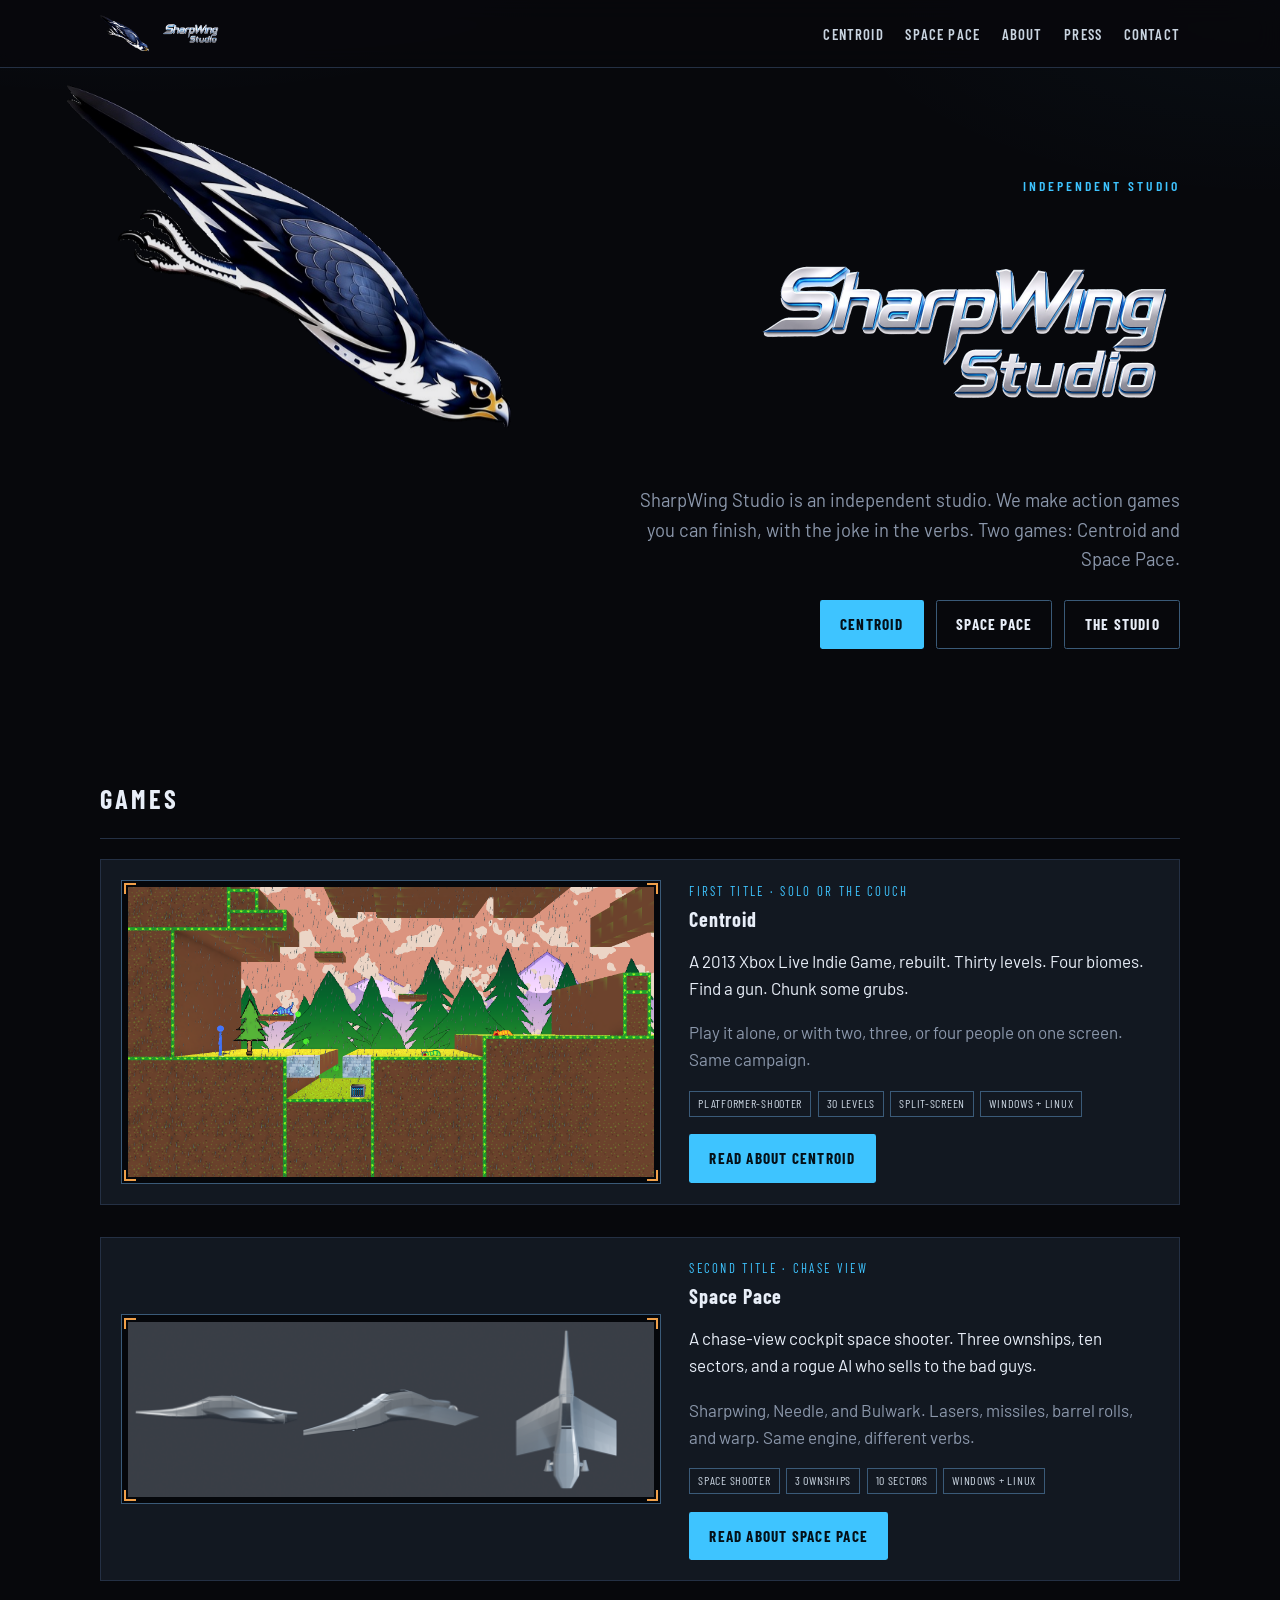
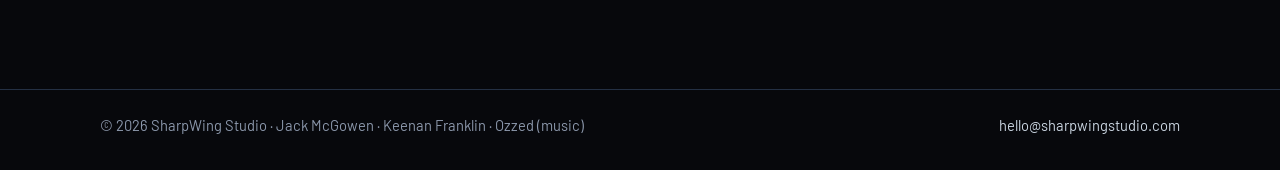
<file: index.html>
<!DOCTYPE html>
<html lang="en">
<head>
  <meta charset="utf-8">
  <meta name="viewport" content="width=device-width, initial-scale=1">
  <title>SharpWing Studio</title>
  <meta name="description" content="SharpWing Studio is an independent studio. We make action games you can finish, with the joke in the verbs. Two games: Centroid and Space Pace.">
  <link rel="canonical" href="https://sharpwingstudio.com/">
  <meta property="og:type" content="website">
  <meta property="og:site_name" content="SharpWing Studio">
  <meta property="og:title" content="SharpWing Studio">
  <meta property="og:description" content="SharpWing Studio is an independent studio. We make action games you can finish, with the joke in the verbs. Two games: Centroid and Space Pace.">
  <meta property="og:url" content="https://sharpwingstudio.com/">
  <meta property="og:image" content="https://sharpwingstudio.com/img/og-image.png">
  <meta name="twitter:card" content="summary_large_image">
  <link rel="icon" href="img/favicon.ico" sizes="any">
  <link rel="icon" type="image/png" href="img/favicon-32.png" sizes="32x32">
  <link rel="apple-touch-icon" href="img/apple-touch-icon.png">
  <link rel="preconnect" href="https://fonts.googleapis.com">
  <link rel="preconnect" href="https://fonts.gstatic.com" crossorigin>
  <link href="https://fonts.googleapis.com/css2?family=Barlow+Condensed:wght@600;700&family=Barlow:wght@400;500;600;700&display=swap" rel="stylesheet">
  <link rel="stylesheet" href="css/site.css">
</head>
<body>
  <a class="skip" href="#content">Skip to content</a>
  <header class="site-header">
    <div class="header-inner">
      <a class="logo-link" href="index.html" aria-current="page">
        <img class="mark" src="img/peregrine.png" alt="">
        <img class="wordmark" src="img/sharpwing-studio.png" alt="SharpWing Studio">
      </a>
      <button class="nav-toggle" type="button" aria-expanded="false" aria-controls="site-nav" aria-label="Menu">
        <span></span>
      </button>
      <ul class="nav-links" id="site-nav">
        <li><a href="centroid.html">Centroid</a></li>
        <li><a href="space-pace.html">Space Pace</a></li>
        <li><a href="about.html">About</a></li>
        <li><a href="press.html">Press</a></li>
        <li><a href="contact.html">Contact</a></li>
      </ul>
    </div>
  </header>

  <main id="content">
    <section class="hero">
      <img class="hero-bird" src="img/peregrine.png" alt="">
      <div class="wrap">
        <div class="hero-copy">
          <p class="eyebrow">Independent studio</p>
          <img class="hero-wordmark" src="img/sharpwing-studio.png" alt="SharpWing Studio">
          <p class="lede">SharpWing Studio is an independent studio. We make action games you can finish, with the joke in the verbs. Two games: Centroid and Space Pace.</p>
          <div class="actions">
            <a class="btn btn-primary" href="centroid.html">Centroid</a>
            <a class="btn btn-ghost" href="space-pace.html">Space Pace</a>
            <a class="btn btn-ghost" href="about.html">The studio</a>
          </div>
        </div>
      </div>
    </section>

    <section class="section">
      <div class="wrap">
        <div class="section-head">
          <h2>Games</h2>
        </div>
        <div class="games-list">
        <article class="feature-card">
          <div class="viewport">
            <span class="tick tick-tl"></span>
            <span class="tick tick-tr"></span>
            <span class="tick tick-bl"></span>
            <span class="tick tick-br"></span>
            <img src="img/preview-mountains.png" alt="Centroid mountains: rain over pines and snow peaks.">
          </div>
          <div>
            <p class="kicker">First title · Solo or the couch</p>
            <h3>Centroid</h3>
            <p>A 2013 Xbox Live Indie Game, rebuilt. Thirty levels. Four biomes. Find a gun. Chunk some grubs.</p>
            <p class="muted">Play it alone, or with two, three, or four people on one screen. Same campaign.</p>
            <div class="tag-row">
              <span class="tag">Platformer-shooter</span>
              <span class="tag">30 levels</span>
              <span class="tag">Split-screen</span>
              <span class="tag">Windows + Linux</span>
            </div>
            <a class="btn btn-primary" href="centroid.html">Read about Centroid</a>
          </div>
        </article>
        <article class="feature-card">
            <div class="viewport">
              <span class="tick tick-tl"></span>
              <span class="tick tick-tr"></span>
              <span class="tick tick-bl"></span>
              <span class="tick tick-br"></span>
              <img src="img/space-pace-sharpwing.png" alt="Three views of Sharpwing, the studio craft, on a near-black background.">
            </div>
            <div>
              <p class="kicker">Second title · Chase view</p>
              <h3>Space Pace</h3>
              <p>A chase-view cockpit space shooter. Three ownships, ten sectors, and a rogue AI who sells to the bad guys.</p>
              <p class="muted">Sharpwing, Needle, and Bulwark. Lasers, missiles, barrel rolls, and warp. Same engine, different verbs.</p>
              <div class="tag-row">
                <span class="tag">Space shooter</span>
                <span class="tag">3 ownships</span>
                <span class="tag">10 sectors</span>
                <span class="tag">Windows + Linux</span>
              </div>
              <a class="btn btn-primary" href="space-pace.html">Read about Space Pace</a>
            </div>
          </article>
        </div>
      </div>
    </section>
  </main>

  <footer class="site-footer">
    <div class="wrap footer-inner">
      <span>© 2026 SharpWing Studio · Jack McGowen · Keenan Franklin · Ozzed (music)</span>
      <span><a href="mailto:hello@sharpwingstudio.com">hello@sharpwingstudio.com</a></span>
    </div>
  </footer>
  <script src="js/nav.js"></script>
</body>
</html>
</file>
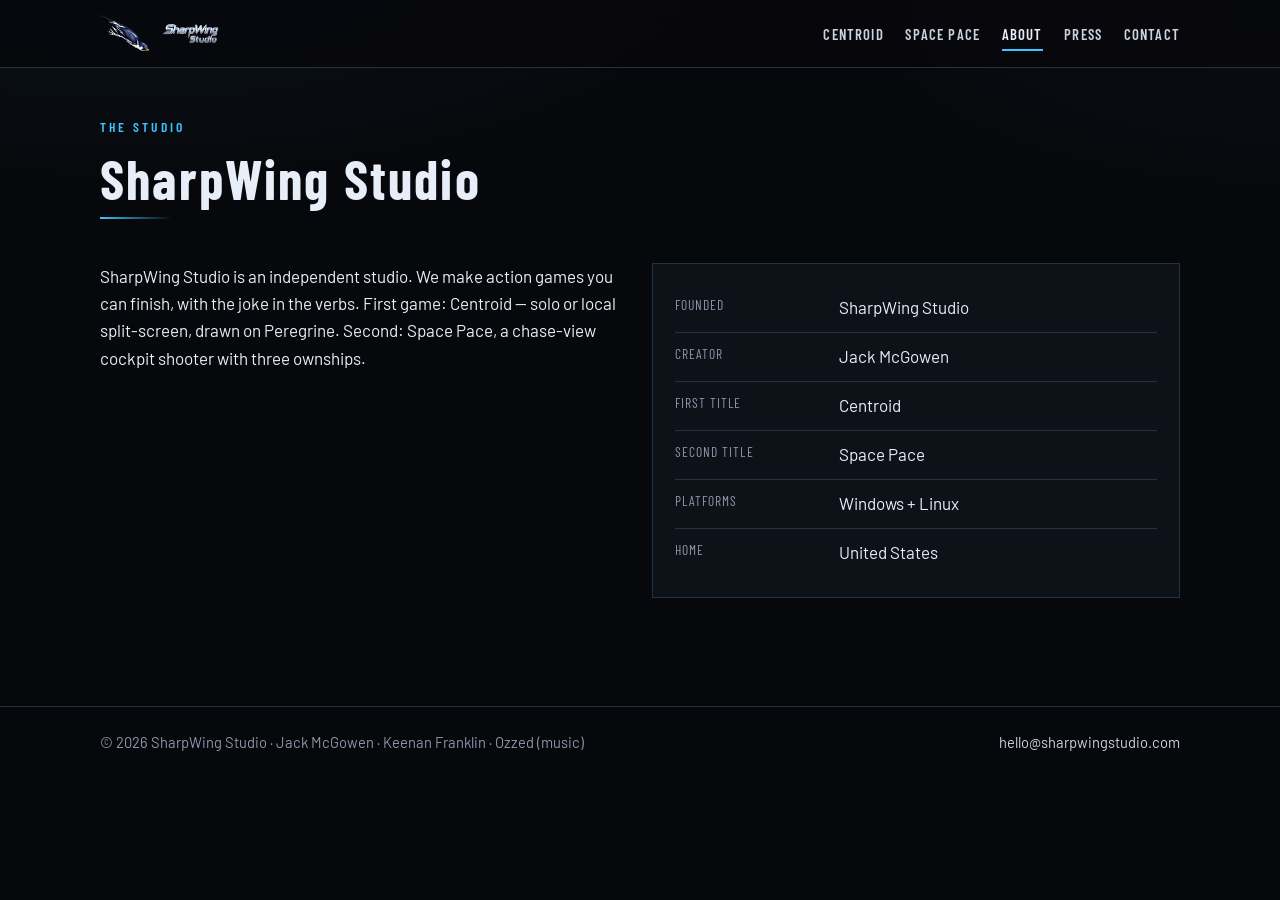
<file: about.html>
<!DOCTYPE html>
<html lang="en">
<head>
  <meta charset="utf-8">
  <meta name="viewport" content="width=device-width, initial-scale=1">
  <title>About — SharpWing Studio</title>
  <meta name="description" content="SharpWing Studio is an independent studio. We make action games you can finish, with the joke in the verbs. Two games: Centroid and Space Pace.">
  <link rel="canonical" href="https://sharpwingstudio.com/about.html">
  <meta property="og:type" content="website">
  <meta property="og:site_name" content="SharpWing Studio">
  <meta property="og:title" content="About — SharpWing Studio">
  <meta property="og:description" content="SharpWing Studio is an independent studio. We make action games you can finish, with the joke in the verbs. Two games: Centroid and Space Pace.">
  <meta property="og:url" content="https://sharpwingstudio.com/about.html">
  <meta property="og:image" content="https://sharpwingstudio.com/img/og-image.png">
  <meta name="twitter:card" content="summary_large_image">
  <link rel="icon" href="img/favicon.ico" sizes="any">
  <link rel="icon" type="image/png" href="img/favicon-32.png" sizes="32x32">
  <link rel="apple-touch-icon" href="img/apple-touch-icon.png">
  <link rel="preconnect" href="https://fonts.googleapis.com">
  <link rel="preconnect" href="https://fonts.gstatic.com" crossorigin>
  <link href="https://fonts.googleapis.com/css2?family=Barlow+Condensed:wght@600;700&family=Barlow:wght@400;500;600;700&display=swap" rel="stylesheet">
  <link rel="stylesheet" href="css/site.css">
</head>
<body>
  <a class="skip" href="#content">Skip to content</a>
  <header class="site-header">
    <div class="header-inner">
      <a class="logo-link" href="index.html">
        <img class="mark" src="img/peregrine.png" alt="">
        <img class="wordmark" src="img/sharpwing-studio.png" alt="SharpWing Studio">
      </a>
      <button class="nav-toggle" type="button" aria-expanded="false" aria-controls="site-nav" aria-label="Menu">
        <span></span>
      </button>
      <ul class="nav-links" id="site-nav">
        <li><a href="centroid.html">Centroid</a></li>
        <li><a href="space-pace.html">Space Pace</a></li>
        <li><a href="about.html" aria-current="page">About</a></li>
        <li><a href="press.html">Press</a></li>
        <li><a href="contact.html">Contact</a></li>
      </ul>
    </div>
  </header>

  <main id="content">
    <header class="page-hero">
      <div class="wrap">
        <p class="eyebrow">The studio</p>
        <h1>SharpWing Studio</h1>
        <hr class="rule">
      </div>
    </header>

    <section class="section" style="padding-top: 0;">
      <div class="wrap split">
        <div class="prose">
          <p>SharpWing Studio is an independent studio. We make action games you can finish, with the joke in the verbs. First game: Centroid — solo or local split-screen, drawn on Peregrine. Second: Space Pace, a chase-view cockpit shooter with three ownships.</p>
        </div>
        <aside class="panel">
          <ul class="fact-list">
            <li><span>Founded</span> SharpWing Studio</li>
            <li><span>Creator</span> Jack McGowen</li>
            <li><span>First title</span> Centroid</li>
            <li><span>Second title</span> Space Pace</li>
            <li><span>Platforms</span> Windows + Linux</li>
            <li><span>Home</span> United States</li>
          </ul>
        </aside>
      </div>
    </section>
  </main>

  <footer class="site-footer">
    <div class="wrap footer-inner">
      <span>© 2026 SharpWing Studio · Jack McGowen · Keenan Franklin · Ozzed (music)</span>
      <span><a href="mailto:hello@sharpwingstudio.com">hello@sharpwingstudio.com</a></span>
    </div>
  </footer>
  <script src="js/nav.js"></script>
</body>
</html>
</file>
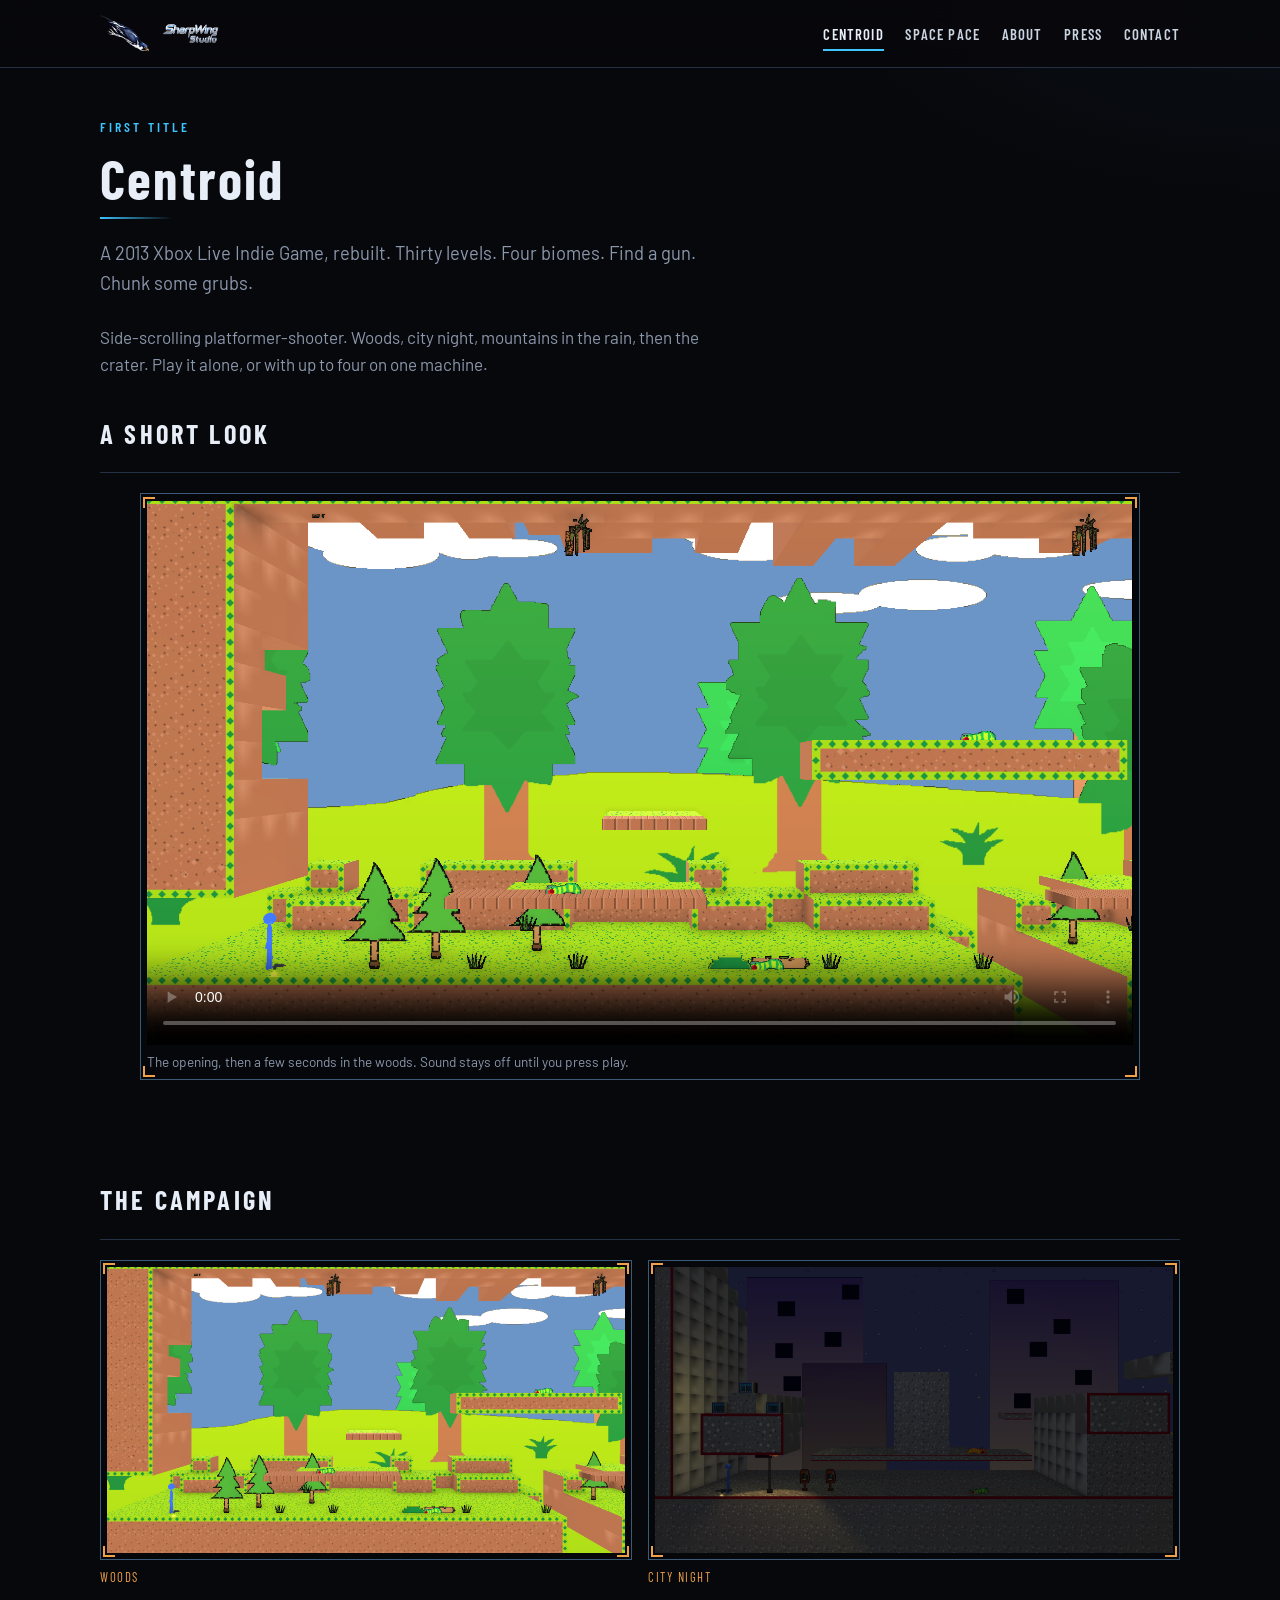
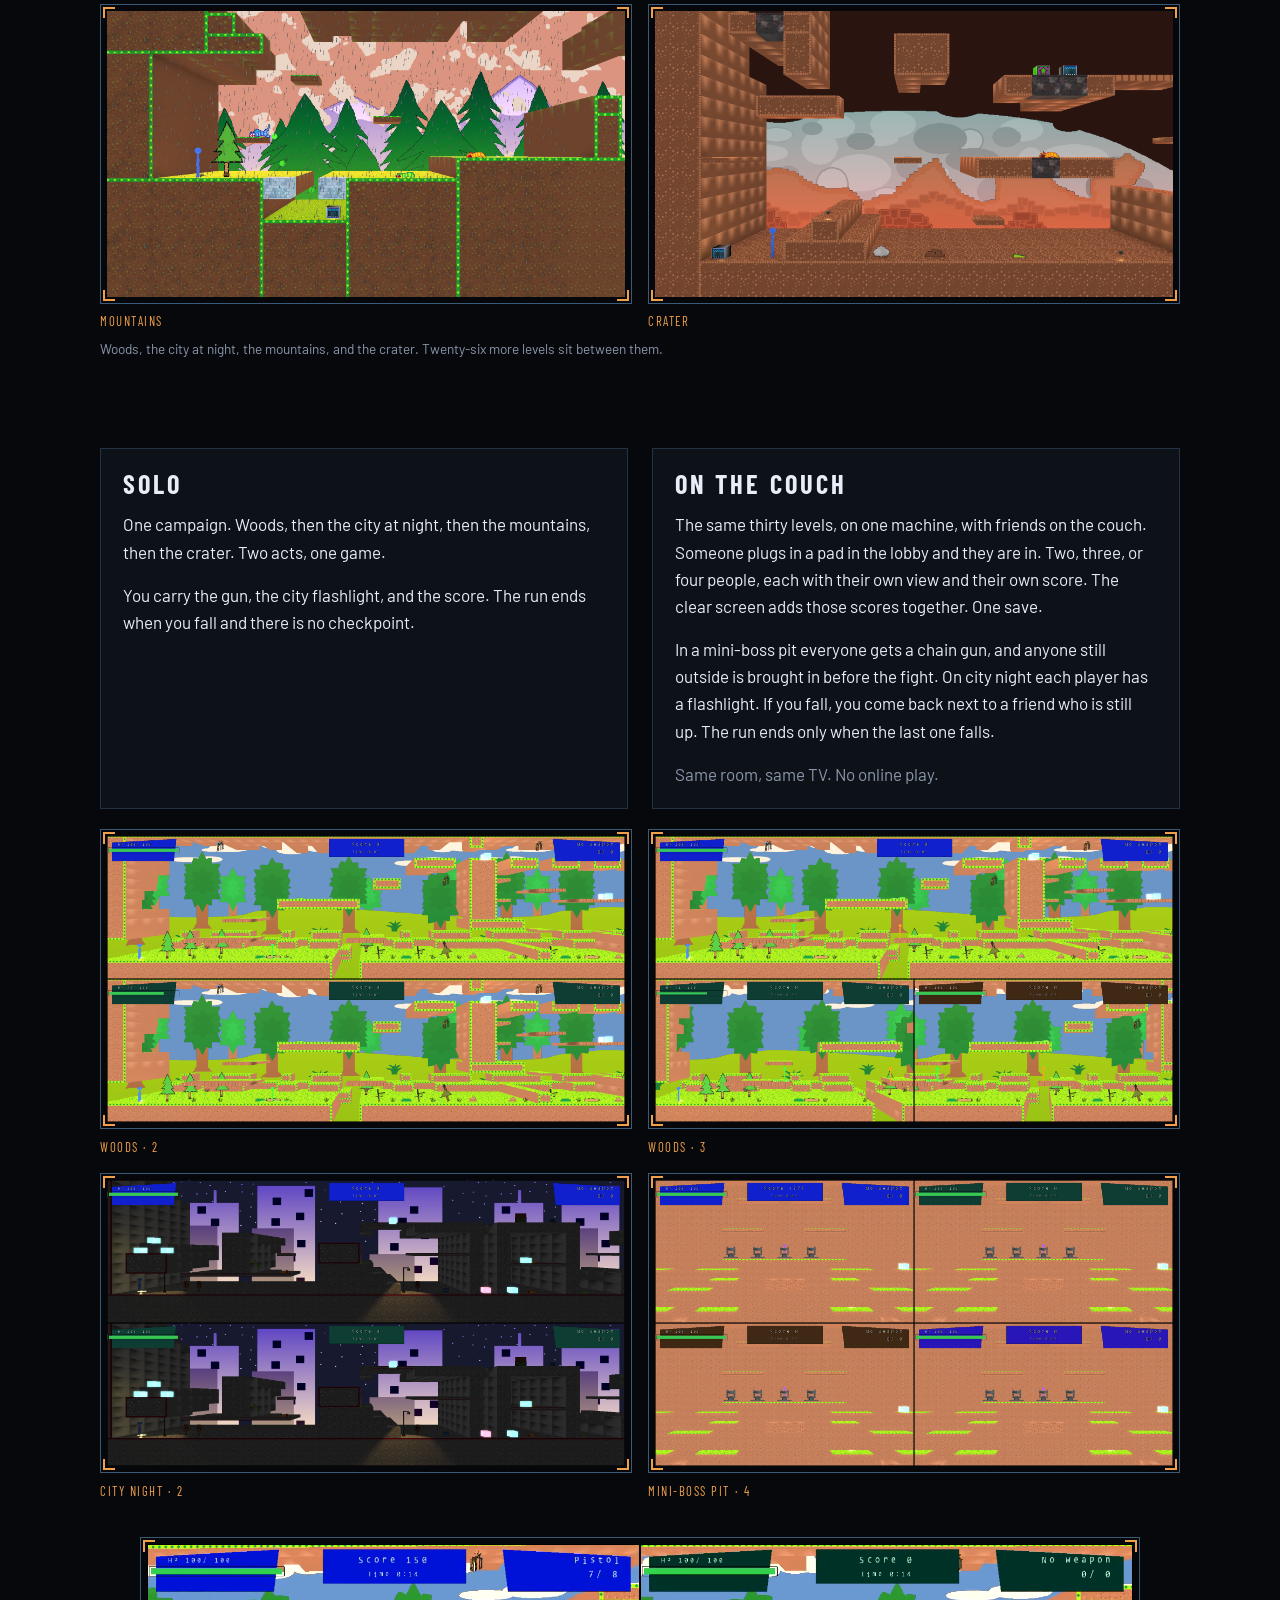
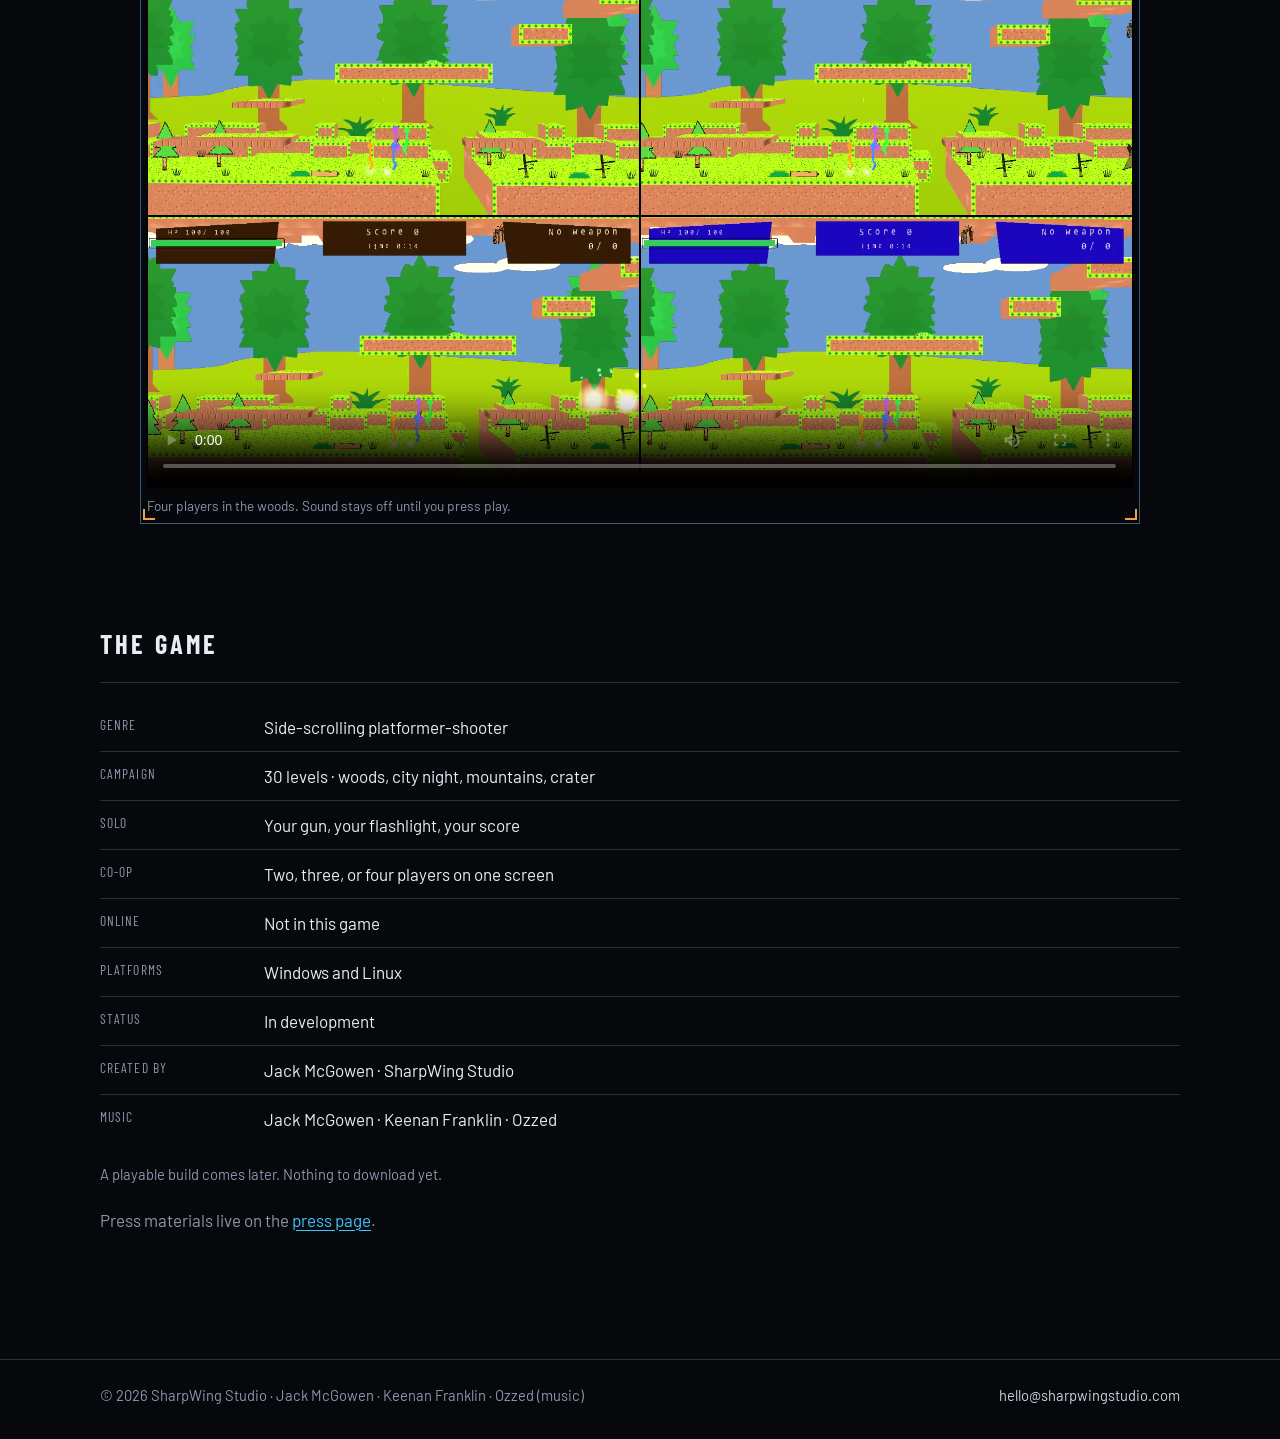
<file: centroid.html>
<!DOCTYPE html>
<html lang="en">
<head>
  <meta charset="utf-8">
  <meta name="viewport" content="width=device-width, initial-scale=1">
  <title>Centroid — SharpWing Studio</title>
  <meta name="description" content="Centroid is a 30-level platformer-shooter. Woods, city night, mountains, crater. Solo or local split-screen, up to four on the couch.">
  <link rel="canonical" href="https://sharpwingstudio.com/centroid.html">
  <meta property="og:type" content="website">
  <meta property="og:site_name" content="SharpWing Studio">
  <meta property="og:title" content="Centroid — SharpWing Studio">
  <meta property="og:description" content="30 levels. Four biomes. Solo or local split-screen. Find a gun. Chunk some grubs.">
  <meta property="og:url" content="https://sharpwingstudio.com/centroid.html">
  <meta property="og:image" content="https://sharpwingstudio.com/img/og-image.png">
  <meta name="twitter:card" content="summary_large_image">
  <link rel="icon" href="img/favicon.ico" sizes="any">
  <link rel="icon" type="image/png" href="img/favicon-32.png" sizes="32x32">
  <link rel="apple-touch-icon" href="img/apple-touch-icon.png">
  <link rel="preconnect" href="https://fonts.googleapis.com">
  <link rel="preconnect" href="https://fonts.gstatic.com" crossorigin>
  <link href="https://fonts.googleapis.com/css2?family=Barlow+Condensed:wght@600;700&family=Barlow:wght@400;500;600;700&display=swap" rel="stylesheet">
  <link rel="stylesheet" href="css/site.css">
</head>
<body>
  <a class="skip" href="#content">Skip to content</a>
  <header class="site-header">
    <div class="header-inner">
      <a class="logo-link" href="index.html">
        <img class="mark" src="img/peregrine.png" alt="">
        <img class="wordmark" src="img/sharpwing-studio.png" alt="SharpWing Studio">
      </a>
      <button class="nav-toggle" type="button" aria-expanded="false" aria-controls="site-nav" aria-label="Menu">
        <span></span>
      </button>
      <ul class="nav-links" id="site-nav">
        <li><a href="centroid.html" aria-current="page">Centroid</a></li>
        <li><a href="space-pace.html">Space Pace</a></li>
        <li><a href="about.html">About</a></li>
        <li><a href="press.html">Press</a></li>
        <li><a href="contact.html">Contact</a></li>
      </ul>
    </div>
  </header>

  <main id="content">
    <header class="page-hero">
      <div class="wrap">
        <p class="eyebrow">First title</p>
        <h1>Centroid</h1>
        <hr class="rule">
        <p class="lede" style="max-width: 40rem;">A 2013 Xbox Live Indie Game, rebuilt. Thirty levels. Four biomes. Find a gun. Chunk some grubs.</p>
        <p class="muted" style="max-width: 40rem;">Side-scrolling platformer-shooter. Woods, city night, mountains in the rain, then the crater. Play it alone, or with up to four on one machine.</p>
      </div>
    </header>

    <section class="section" style="padding-top: 0;">
      <div class="wrap">
        <div class="section-head">
          <h2>A short look</h2>
        </div>
        <figure class="viewport video-frame">
          <span class="tick tick-tl"></span>
          <span class="tick tick-tr"></span>
          <span class="tick tick-bl"></span>
          <span class="tick tick-br"></span>
          <video controls playsinline preload="metadata" poster="img/preview-woods.png">
            <source src="video/centroid-short.mp4" type="video/mp4">
          </video>
          <figcaption class="caption">The opening, then a few seconds in the woods. Sound stays off until you press play.</figcaption>
        </figure>
      </div>
    </section>

    <section class="section">
      <div class="wrap">
        <div class="section-head">
          <h2>The campaign</h2>
        </div>
        <div class="shot-grid">
          <div class="shot-pair">
            <figure class="shot-fig">
              <div class="viewport">
                <span class="tick tick-tl"></span>
                <span class="tick tick-tr"></span>
                <span class="tick tick-bl"></span>
                <span class="tick tick-br"></span>
                <img class="shot" src="img/preview-woods.png" alt="The woods: pines, lit ground, and Centroids on the ledges.">
              </div>
              <figcaption>Woods</figcaption>
            </figure>
            <figure class="shot-fig">
              <div class="viewport">
                <span class="tick tick-tl"></span>
                <span class="tick tick-tr"></span>
                <span class="tick tick-bl"></span>
                <span class="tick tick-br"></span>
                <img class="shot" src="img/preview-city.png" alt="City night: a weapon flashlight on the street.">
              </div>
              <figcaption>City night</figcaption>
            </figure>
          </div>
          <div class="shot-pair">
            <figure class="shot-fig">
              <div class="viewport">
                <span class="tick tick-tl"></span>
                <span class="tick tick-tr"></span>
                <span class="tick tick-bl"></span>
                <span class="tick tick-br"></span>
                <img class="shot" src="img/preview-mountains.png" alt="Mountains: rain over pines and snow peaks.">
              </div>
              <figcaption>Mountains</figcaption>
            </figure>
            <figure class="shot-fig">
              <div class="viewport">
                <span class="tick tick-tl"></span>
                <span class="tick tick-tr"></span>
                <span class="tick tick-bl"></span>
                <span class="tick tick-br"></span>
                <img class="shot" src="img/preview-crater.png" alt="Crater: dark impact stacks and a long drop.">
              </div>
              <figcaption>Crater</figcaption>
            </figure>
          </div>
        </div>
        <p class="caption">Woods, the city at night, the mountains, and the crater. Twenty-six more levels sit between them.</p>
      </div>
    </section>

    <section class="section">
      <div class="wrap split">
        <article class="panel prose">
          <h2>Solo</h2>
          <p>One campaign. Woods, then the city at night, then the mountains, then the crater. Two acts, one game.</p>
          <p>You carry the gun, the city flashlight, and the score. The run ends when you fall and there is no checkpoint.</p>
        </article>
        <article class="panel prose">
          <h2>On the couch</h2>
          <p>The same thirty levels, on one machine, with friends on the couch. Someone plugs in a pad in the lobby and they are in. Two, three, or four people, each with their own view and their own score. The clear screen adds those scores together. One save.</p>
          <p>In a mini-boss pit everyone gets a chain gun, and anyone still outside is brought in before the fight. On city night each player has a flashlight. If you fall, you come back next to a friend who is still up. The run ends only when the last one falls.</p>
          <p class="muted">Same room, same TV. No online play.</p>
        </article>
      </div>
      <div class="wrap">
      <div class="shot-grid" style="margin-top: 1.25rem;">
        <div class="shot-pair">
          <figure class="shot-fig">
            <div class="viewport">
              <span class="tick tick-tl"></span>
              <span class="tick tick-tr"></span>
              <span class="tick tick-bl"></span>
              <span class="tick tick-br"></span>
              <img class="shot" src="img/coop-woods-2.png" alt="Two players, top and bottom, in the woods.">
            </div>
            <figcaption>Woods · 2</figcaption>
          </figure>
          <figure class="shot-fig">
            <div class="viewport">
              <span class="tick tick-tl"></span>
              <span class="tick tick-tr"></span>
              <span class="tick tick-bl"></span>
              <span class="tick tick-br"></span>
              <img class="shot" src="img/coop-woods-3.png" alt="Three players sharing one screen in the woods.">
            </div>
            <figcaption>Woods · 3</figcaption>
          </figure>
        </div>
        <div class="shot-pair">
          <figure class="shot-fig">
            <div class="viewport">
              <span class="tick tick-tl"></span>
              <span class="tick tick-tr"></span>
              <span class="tick tick-bl"></span>
              <span class="tick tick-br"></span>
              <img class="shot" src="img/coop-city-2.png" alt="Two players on a city night street, each with a flashlight.">
            </div>
            <figcaption>City night · 2</figcaption>
          </figure>
          <figure class="shot-fig">
            <div class="viewport">
              <span class="tick tick-tl"></span>
              <span class="tick tick-tr"></span>
              <span class="tick tick-bl"></span>
              <span class="tick tick-br"></span>
              <img class="shot" src="img/coop-pit-4.png" alt="Four players in a mini-boss pit.">
            </div>
            <figcaption>Mini-boss pit · 4</figcaption>
          </figure>
        </div>
        <figure class="viewport video-frame" style="margin-top: 1.25rem;">
          <span class="tick tick-tl"></span>
          <span class="tick tick-tr"></span>
          <span class="tick tick-bl"></span>
          <span class="tick tick-br"></span>
          <video controls playsinline preload="metadata" poster="img/coop-actors-poster.png">
            <source src="video/centroid-coop.mp4" type="video/mp4">
          </video>
          <figcaption class="caption">Four players in the woods. Sound stays off until you press play.</figcaption>
        </figure>
      </div>
      </div>
    </section>

    <section class="section">
      <div class="wrap">
        <div class="section-head">
          <h2>The game</h2>
        </div>
        <ul class="fact-list">
          <li><span>Genre</span> Side-scrolling platformer-shooter</li>
          <li><span>Campaign</span> 30 levels · woods, city night, mountains, crater</li>
          <li><span>Solo</span> Your gun, your flashlight, your score</li>
          <li><span>Co-op</span> Two, three, or four players on one screen</li>
          <li><span>Online</span> Not in this game</li>
          <li><span>Platforms</span> Windows and Linux</li>
          <li><span>Status</span> In development</li>
          <li><span>Created by</span> Jack McGowen · SharpWing Studio</li>
          <li><span>Music</span> Jack McGowen · Keenan Franklin · Ozzed</li>
        </ul>
        <p class="later muted">A playable build comes later. Nothing to download yet.</p>
        <p class="muted" style="margin-top: 1.25rem;">Press materials live on the <a href="press.html">press page</a>.</p>
      </div>
    </section>
  </main>

  <footer class="site-footer">
    <div class="wrap footer-inner">
      <span>© 2026 SharpWing Studio · Jack McGowen · Keenan Franklin · Ozzed (music)</span>
      <span><a href="mailto:hello@sharpwingstudio.com">hello@sharpwingstudio.com</a></span>
    </div>
  </footer>
  <script src="js/nav.js"></script>
</body>
</html>
</file>
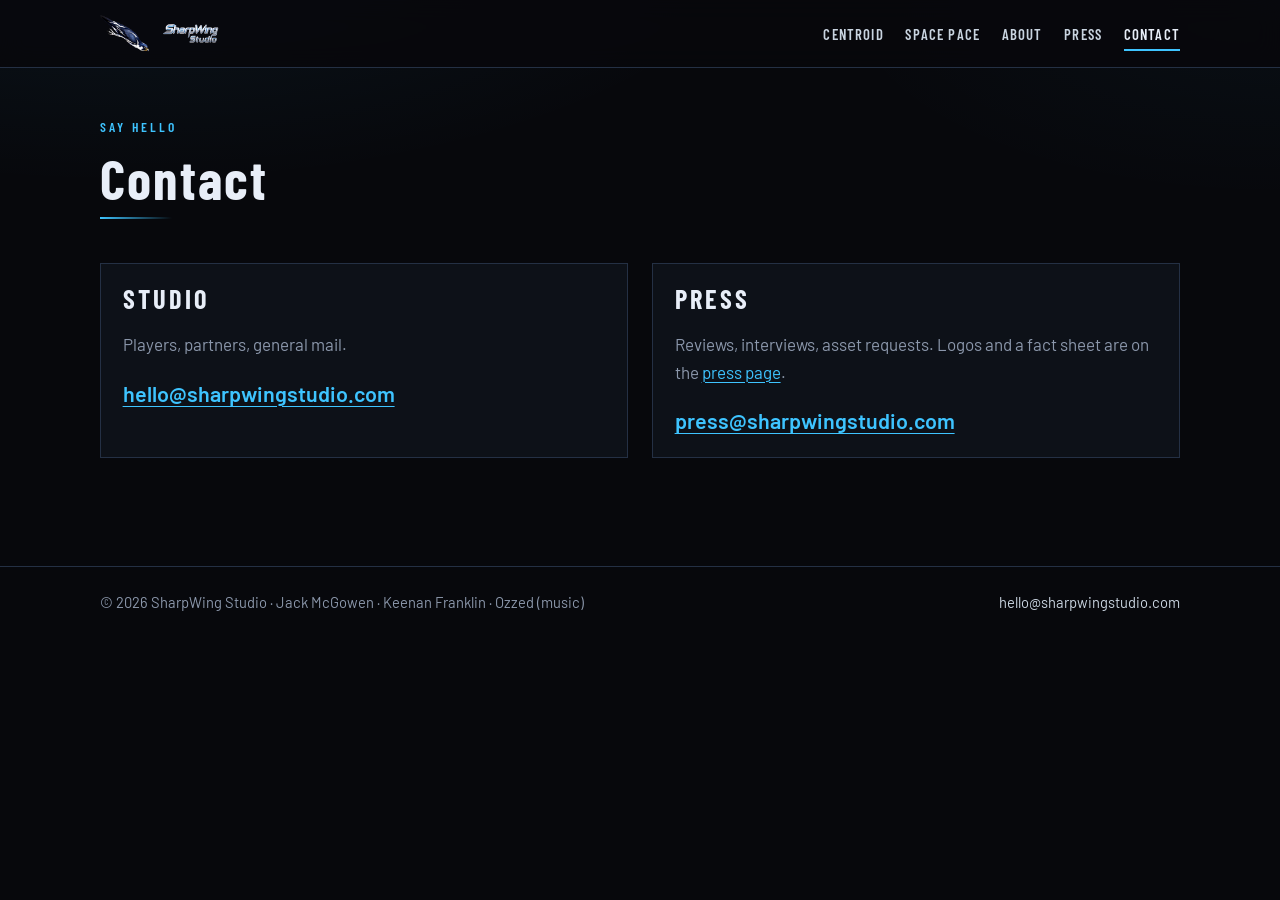
<file: contact.html>
<!DOCTYPE html>
<html lang="en">
<head>
  <meta charset="utf-8">
  <meta name="viewport" content="width=device-width, initial-scale=1">
  <title>Contact — SharpWing Studio</title>
  <meta name="description" content="Contact SharpWing Studio at hello@sharpwingstudio.com. Press: press@sharpwingstudio.com.">
  <link rel="canonical" href="https://sharpwingstudio.com/contact.html">
  <meta property="og:type" content="website">
  <meta property="og:site_name" content="SharpWing Studio">
  <meta property="og:title" content="Contact — SharpWing Studio">
  <meta property="og:description" content="Email SharpWing Studio.">
  <meta property="og:url" content="https://sharpwingstudio.com/contact.html">
  <meta property="og:image" content="https://sharpwingstudio.com/img/og-image.png">
  <meta name="twitter:card" content="summary_large_image">
  <link rel="icon" href="img/favicon.ico" sizes="any">
  <link rel="icon" type="image/png" href="img/favicon-32.png" sizes="32x32">
  <link rel="apple-touch-icon" href="img/apple-touch-icon.png">
  <link rel="preconnect" href="https://fonts.googleapis.com">
  <link rel="preconnect" href="https://fonts.gstatic.com" crossorigin>
  <link href="https://fonts.googleapis.com/css2?family=Barlow+Condensed:wght@600;700&family=Barlow:wght@400;500;600;700&display=swap" rel="stylesheet">
  <link rel="stylesheet" href="css/site.css">
</head>
<body>
  <a class="skip" href="#content">Skip to content</a>
  <header class="site-header">
    <div class="header-inner">
      <a class="logo-link" href="index.html">
        <img class="mark" src="img/peregrine.png" alt="">
        <img class="wordmark" src="img/sharpwing-studio.png" alt="SharpWing Studio">
      </a>
      <button class="nav-toggle" type="button" aria-expanded="false" aria-controls="site-nav" aria-label="Menu">
        <span></span>
      </button>
      <ul class="nav-links" id="site-nav">
        <li><a href="centroid.html">Centroid</a></li>
        <li><a href="space-pace.html">Space Pace</a></li>
        <li><a href="about.html">About</a></li>
        <li><a href="press.html">Press</a></li>
        <li><a href="contact.html" aria-current="page">Contact</a></li>
      </ul>
    </div>
  </header>

  <main id="content">
    <header class="page-hero">
      <div class="wrap">
        <p class="eyebrow">Say hello</p>
        <h1>Contact</h1>
        <hr class="rule">
      </div>
    </header>

    <section class="section" style="padding-top: 0;">
      <div class="wrap split">
        <div class="panel">
          <h2>Studio</h2>
          <p class="muted">Players, partners, general mail.</p>
          <p><a class="mailto" href="mailto:hello@sharpwingstudio.com">hello@sharpwingstudio.com</a></p>
        </div>
        <div class="panel">
          <h2>Press</h2>
          <p class="muted">Reviews, interviews, asset requests. Logos and a fact sheet are on the <a href="press.html">press page</a>.</p>
          <p><a class="mailto" href="mailto:press@sharpwingstudio.com">press@sharpwingstudio.com</a></p>
        </div>
      </div>
    </section>
  </main>

  <footer class="site-footer">
    <div class="wrap footer-inner">
      <span>© 2026 SharpWing Studio · Jack McGowen · Keenan Franklin · Ozzed (music)</span>
      <span><a href="mailto:hello@sharpwingstudio.com">hello@sharpwingstudio.com</a></span>
    </div>
  </footer>
  <script src="js/nav.js"></script>
</body>
</html>
</file>
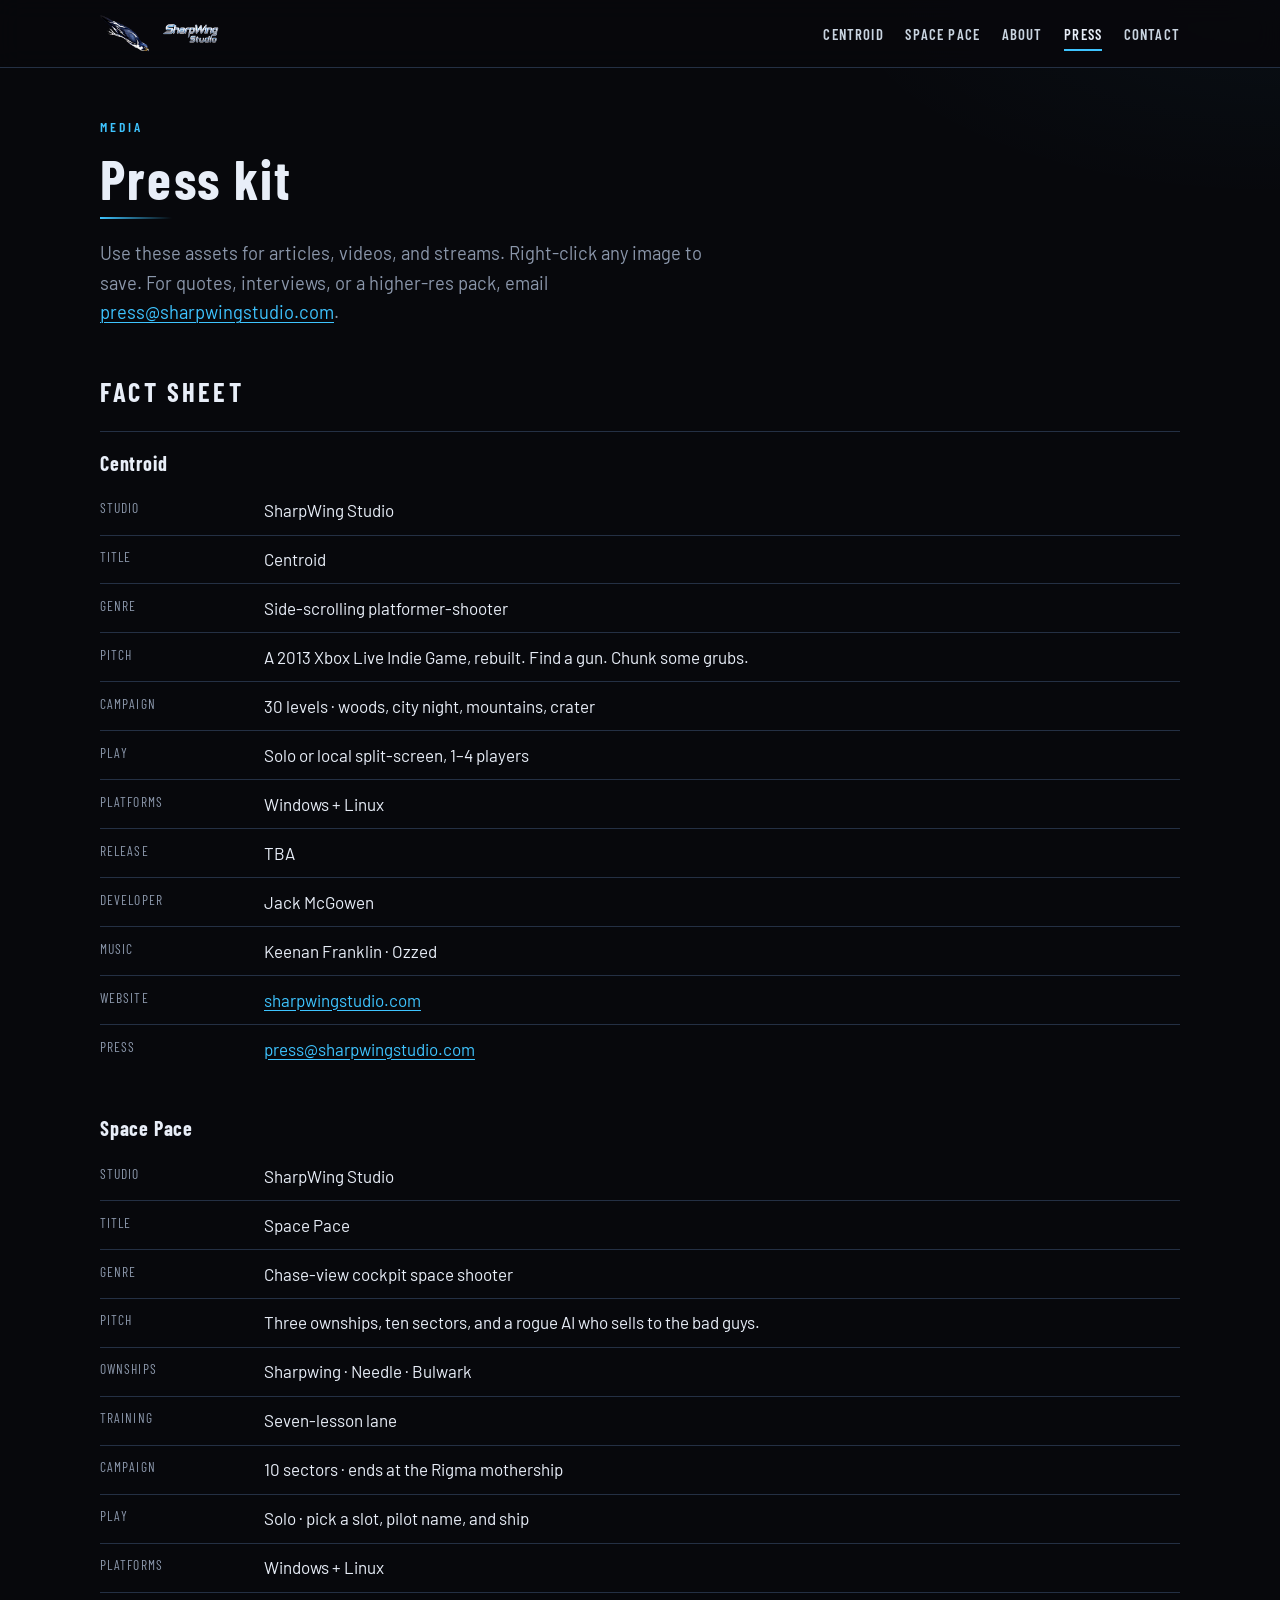
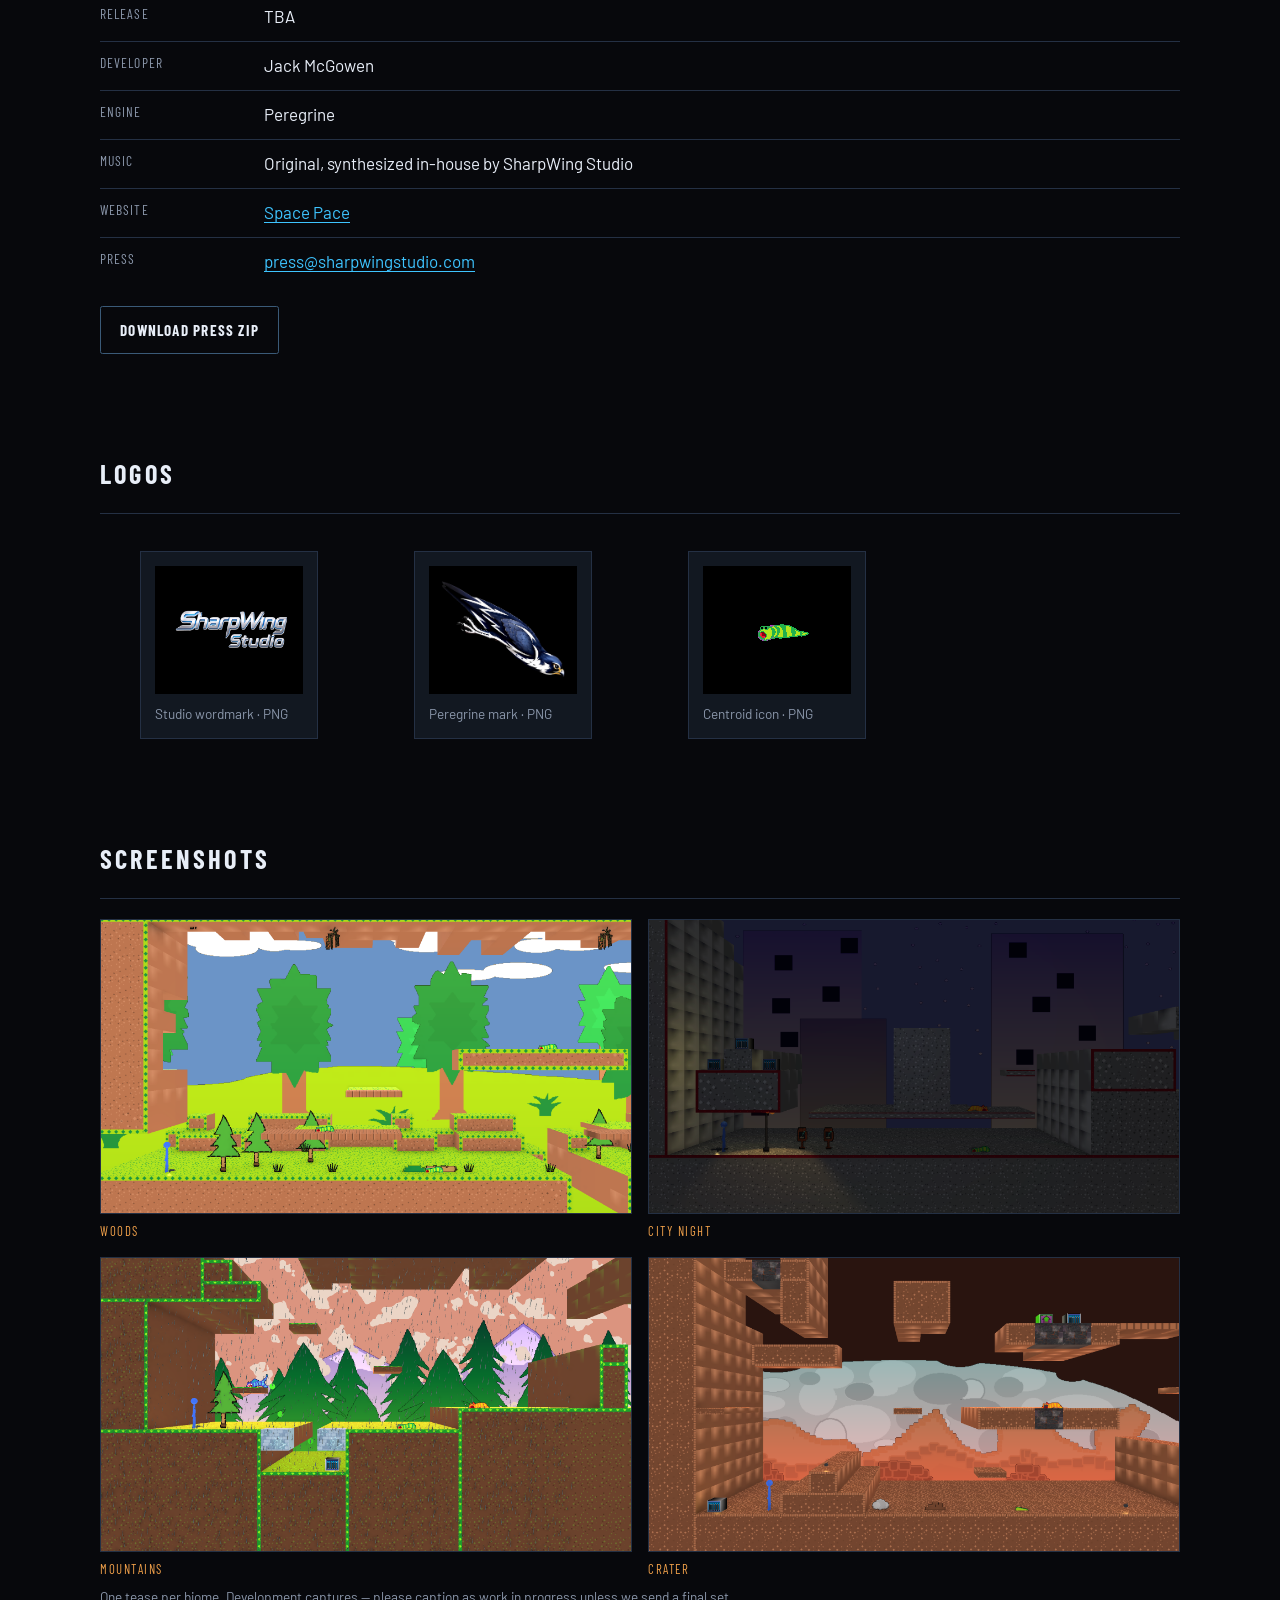
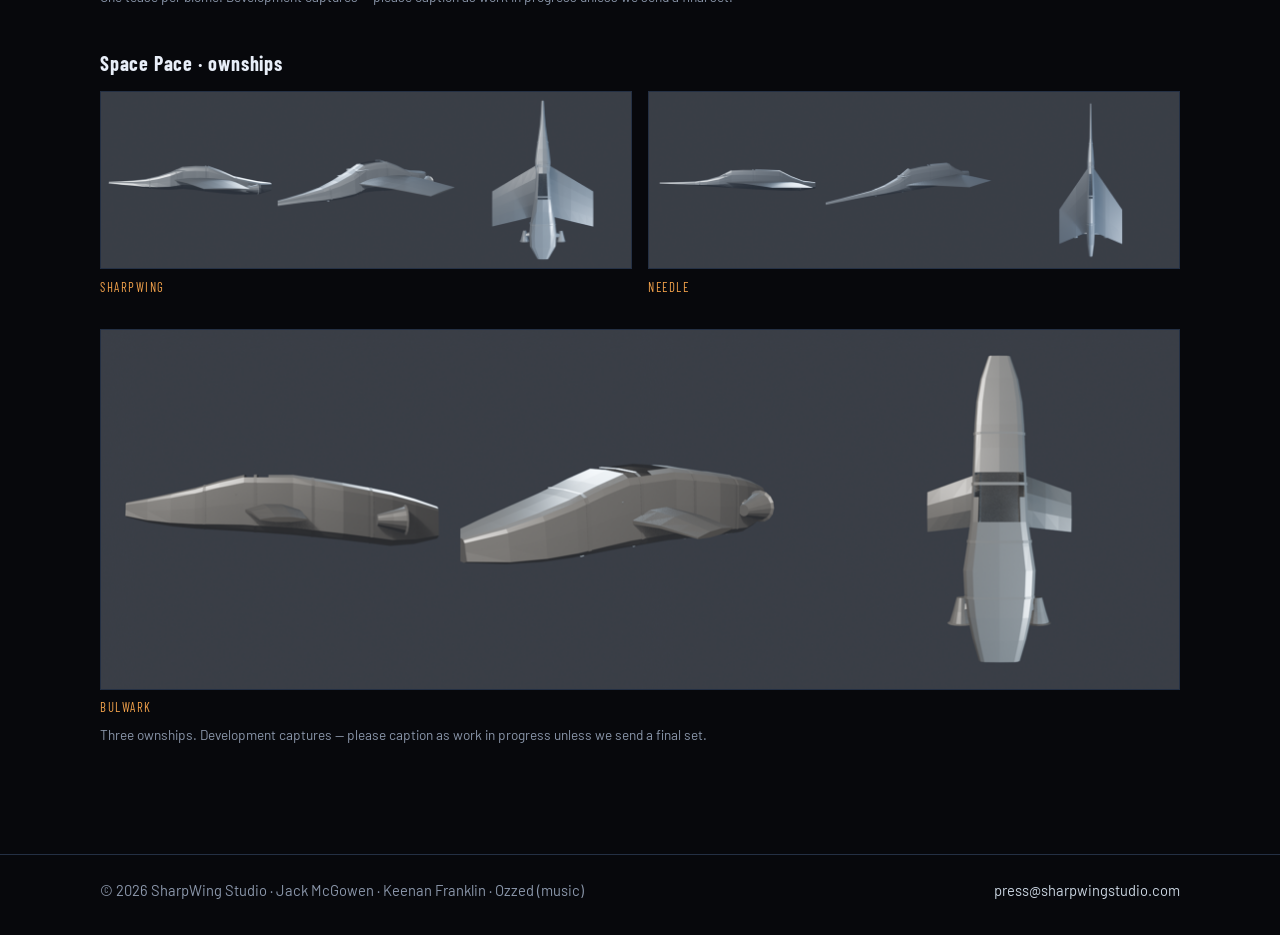
<file: press.html>
<!DOCTYPE html>
<html lang="en">
<head>
  <meta charset="utf-8">
  <meta name="viewport" content="width=device-width, initial-scale=1">
  <title>Press — SharpWing Studio</title>
  <meta name="description" content="Press kit for SharpWing Studio and its two games: fact sheets, logos, and screenshots for Centroid and Space Pace.">
  <link rel="canonical" href="https://sharpwingstudio.com/press.html">
  <meta property="og:type" content="website">
  <meta property="og:site_name" content="SharpWing Studio">
  <meta property="og:title" content="Press — SharpWing Studio">
  <meta property="og:description" content="Fact sheets, logos, and screenshots for SharpWing Studio's Centroid and Space Pace.">
  <meta property="og:url" content="https://sharpwingstudio.com/press.html">
  <meta property="og:image" content="https://sharpwingstudio.com/img/og-image.png">
  <meta name="twitter:card" content="summary_large_image">
  <link rel="icon" href="img/favicon.ico" sizes="any">
  <link rel="icon" type="image/png" href="img/favicon-32.png" sizes="32x32">
  <link rel="apple-touch-icon" href="img/apple-touch-icon.png">
  <link rel="preconnect" href="https://fonts.googleapis.com">
  <link rel="preconnect" href="https://fonts.gstatic.com" crossorigin>
  <link href="https://fonts.googleapis.com/css2?family=Barlow+Condensed:wght@600;700&family=Barlow:wght@400;500;600;700&display=swap" rel="stylesheet">
  <link rel="stylesheet" href="css/site.css">
</head>
<body>
  <a class="skip" href="#content">Skip to content</a>
  <header class="site-header">
    <div class="header-inner">
      <a class="logo-link" href="index.html">
        <img class="mark" src="img/peregrine.png" alt="">
        <img class="wordmark" src="img/sharpwing-studio.png" alt="SharpWing Studio">
      </a>
      <button class="nav-toggle" type="button" aria-expanded="false" aria-controls="site-nav" aria-label="Menu">
        <span></span>
      </button>
      <ul class="nav-links" id="site-nav">
        <li><a href="centroid.html">Centroid</a></li>
        <li><a href="space-pace.html">Space Pace</a></li>
        <li><a href="about.html">About</a></li>
        <li><a href="press.html" aria-current="page">Press</a></li>
        <li><a href="contact.html">Contact</a></li>
      </ul>
    </div>
  </header>

  <main id="content">
    <header class="page-hero">
      <div class="wrap">
        <p class="eyebrow">Media</p>
        <h1>Press kit</h1>
        <hr class="rule">
        <p class="lede" style="max-width: 40rem;">Use these assets for articles, videos, and streams. Right-click any image to save. For quotes, interviews, or a higher-res pack, email <a href="mailto:press@sharpwingstudio.com">press@sharpwingstudio.com</a>.</p>
      </div>
    </header>

    <section class="section" style="padding-top: 0;">
      <div class="wrap">
        <div class="section-head"><h2>Fact sheet</h2></div>
        <h3>Centroid</h3>
        <ul class="fact-list">
          <li><span>Studio</span> SharpWing Studio</li>
          <li><span>Title</span> Centroid</li>
          <li><span>Genre</span> Side-scrolling platformer-shooter</li>
          <li><span>Pitch</span> A 2013 Xbox Live Indie Game, rebuilt. Find a gun. Chunk some grubs.</li>
          <li><span>Campaign</span> 30 levels · woods, city night, mountains, crater</li>
          <li><span>Play</span> Solo or local split-screen, 1–4 players</li>
          <li><span>Platforms</span> Windows + Linux</li>
          <li><span>Release</span> TBA</li>
          <li><span>Developer</span> Jack McGowen</li>
          <li><span>Music</span> Keenan Franklin · Ozzed</li>
          <li><span>Website</span> <a href="https://sharpwingstudio.com/">sharpwingstudio.com</a></li>
          <li><span>Press</span> <a href="mailto:press@sharpwingstudio.com">press@sharpwingstudio.com</a></li>
        </ul>
        <div style="margin-top: 2.75rem;">
          <h3>Space Pace</h3>
          <ul class="fact-list">
            <li><span>Studio</span> SharpWing Studio</li>
            <li><span>Title</span> Space Pace</li>
            <li><span>Genre</span> Chase-view cockpit space shooter</li>
            <li><span>Pitch</span> Three ownships, ten sectors, and a rogue AI who sells to the bad guys.</li>
            <li><span>Ownships</span> Sharpwing · Needle · Bulwark</li>
            <li><span>Training</span> Seven-lesson lane</li>
            <li><span>Campaign</span> 10 sectors · ends at the Rigma mothership</li>
            <li><span>Play</span> Solo · pick a slot, pilot name, and ship</li>
            <li><span>Platforms</span> Windows + Linux</li>
            <li><span>Release</span> TBA</li>
            <li><span>Developer</span> Jack McGowen</li>
            <li><span>Engine</span> Peregrine</li>
            <li><span>Music</span> Original, synthesized in-house by SharpWing Studio</li>
            <li><span>Website</span> <a href="https://sharpwingstudio.com/space-pace.html">Space Pace</a></li>
            <li><span>Press</span> <a href="mailto:press@sharpwingstudio.com">press@sharpwingstudio.com</a></li>
          </ul>
        </div>
        <p style="margin-top: 1.25rem;"><a class="btn btn-ghost" href="press/sharpwing-press.zip">Download press zip</a></p>
      </div>
    </section>

    <section class="section">
      <div class="wrap">
        <div class="section-head"><h2>Logos</h2></div>
        <div class="asset-grid">
          <figure class="asset">
            <div class="frame"><img src="img/press/sharpwing-studio.png" alt="SharpWing Studio wordmark"></div>
            <figcaption>Studio wordmark · PNG</figcaption>
          </figure>
          <figure class="asset">
            <div class="frame"><img src="img/press/peregrine.png" alt="SharpWing peregrine"></div>
            <figcaption>Peregrine mark · PNG</figcaption>
          </figure>
          <figure class="asset">
            <div class="frame"><img src="img/press/centroid-icon.png" alt="Centroid worm icon"></div>
            <figcaption>Centroid icon · PNG</figcaption>
          </figure>
        </div>
      </div>
    </section>

    <section class="section">
      <div class="wrap">
        <div class="section-head"><h2>Screenshots</h2></div>
        <div class="shot-grid">
          <div class="shot-pair">
            <figure class="shot-fig">
              <img class="shot" src="img/press/preview-woods.png" alt="Woods biome, development capture.">
              <figcaption>Woods</figcaption>
            </figure>
            <figure class="shot-fig">
              <img class="shot" src="img/press/preview-city.png" alt="City night biome, development capture.">
              <figcaption>City night</figcaption>
            </figure>
          </div>
          <div class="shot-pair">
            <figure class="shot-fig">
              <img class="shot" src="img/press/preview-mountains.png" alt="Mountains biome, development capture.">
              <figcaption>Mountains</figcaption>
            </figure>
            <figure class="shot-fig">
              <img class="shot" src="img/press/preview-crater.png" alt="Crater biome, development capture.">
              <figcaption>Crater</figcaption>
            </figure>
          </div>
        </div>
        <p class="caption">One tease per biome. Development captures — please caption as work in progress unless we send a final set.</p>
        <div style="margin-top: 2.75rem;">
          <h3>Space Pace · ownships</h3>
          <div class="shot-grid" style="margin-top: 1rem;">
            <div class="shot-pair">
              <figure class="shot-fig">
                <img class="shot" src="img/space-pace-sharpwing.png" alt="Sharpwing, the studio craft, three views, development capture.">
                <figcaption>Sharpwing</figcaption>
              </figure>
              <figure class="shot-fig">
                <img class="shot" src="img/space-pace-needle.png" alt="Needle, the needle-like ownship, three views, development capture.">
                <figcaption>Needle</figcaption>
              </figure>
            </div>
            <figure class="shot-fig" style="margin-top: 1rem;">
              <img class="shot" src="img/space-pace-bulwark.png" alt="Bulwark, the armored ownship, three views, development capture.">
              <figcaption>Bulwark</figcaption>
            </figure>
          </div>
          <p class="caption" style="margin-top: 0.4rem;">Three ownships. Development captures — please caption as work in progress unless we send a final set.</p>
        </div>
      </div>
    </section>
  </main>

  <footer class="site-footer">
    <div class="wrap footer-inner">
      <span>© 2026 SharpWing Studio · Jack McGowen · Keenan Franklin · Ozzed (music)</span>
      <span><a href="mailto:press@sharpwingstudio.com">press@sharpwingstudio.com</a></span>
    </div>
  </footer>
  <script src="js/nav.js"></script>
</body>
</html>
</file>
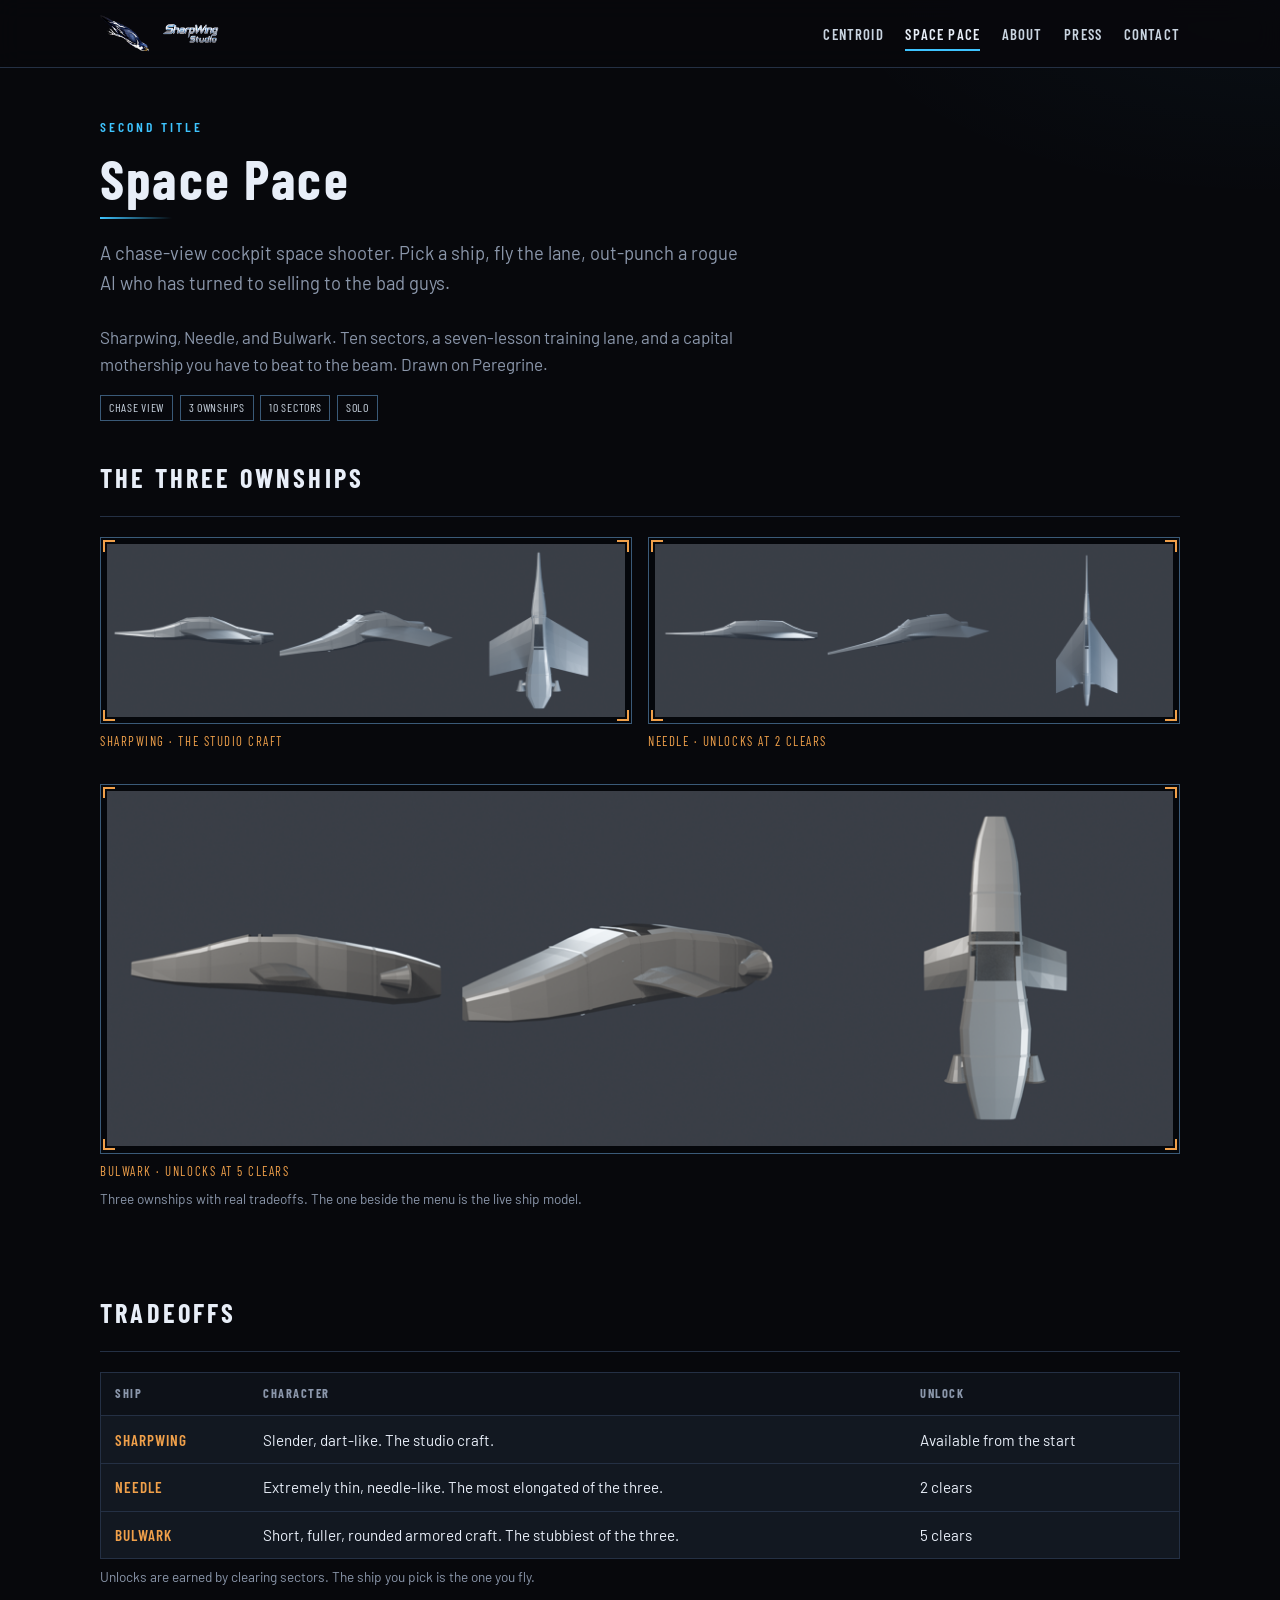
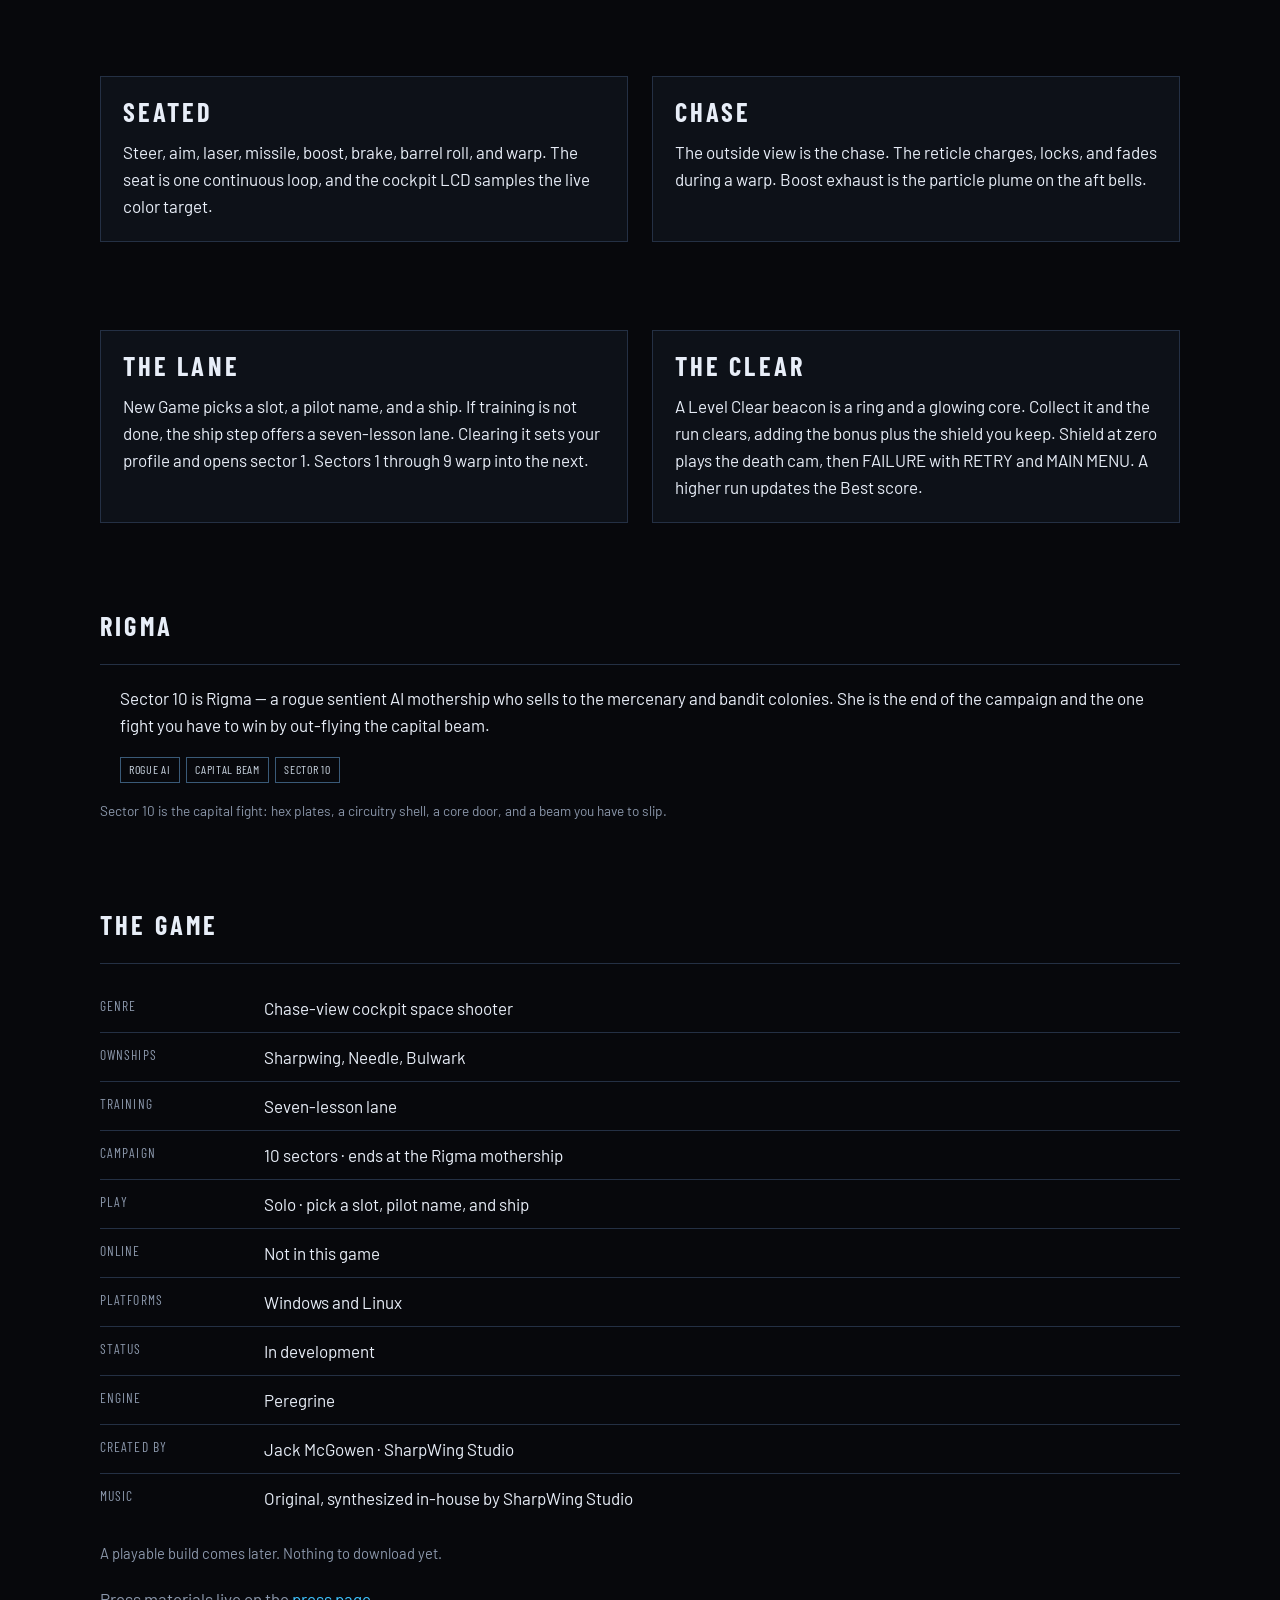
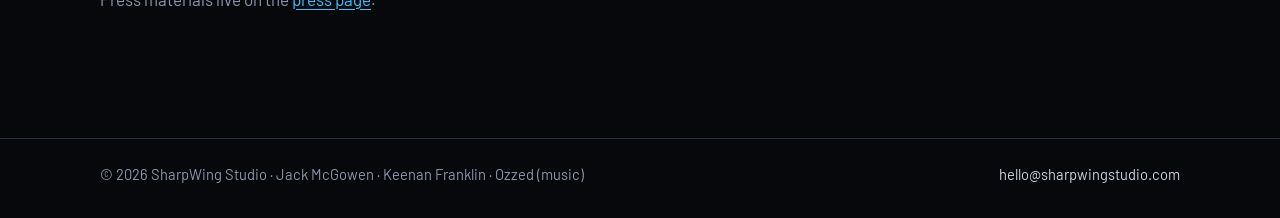
<file: space-pace.html>
<!DOCTYPE html>
<html lang="en">
<head>
  <meta charset="utf-8">
  <meta name="viewport" content="width=device-width, initial-scale=1">
  <title>Space Pace — SharpWing Studio</title>
  <meta name="description" content="Space Pace is a chase-view cockpit space shooter. Three ownships, ten sectors, and a rogue AI who sells to the bad guys.">
  <link rel="canonical" href="https://sharpwingstudio.com/space-pace.html">
  <meta property="og:type" content="website">
  <meta property="og:site_name" content="SharpWing Studio">
  <meta property="og:title" content="Space Pace — SharpWing Studio">
  <meta property="og:description" content="Three ownships. Ten sectors. One rogue AI who sells to the bad guys. Chase view, lasers, missiles, barrel rolls, warp.">
  <meta property="og:url" content="https://sharpwingstudio.com/space-pace.html">
  <meta property="og:image" content="https://sharpwingstudio.com/img/space-pace-sharpwing.png">
  <meta name="twitter:card" content="summary_large_image">
  <link rel="icon" href="img/favicon.ico" sizes="any">
  <link rel="icon" type="image/png" href="img/favicon-32.png" sizes="32x32">
  <link rel="apple-touch-icon" href="img/apple-touch-icon.png">
  <link rel="preconnect" href="https://fonts.googleapis.com">
  <link rel="preconnect" href="https://fonts.gstatic.com" crossorigin>
  <link href="https://fonts.googleapis.com/css2?family=Barlow+Condensed:wght@600;700&family=Barlow:wght@400;500;600;700&display=swap" rel="stylesheet">
  <link rel="stylesheet" href="css/site.css">
</head>
<body>
  <a class="skip" href="#content">Skip to content</a>
  <header class="site-header">
    <div class="header-inner">
      <a class="logo-link" href="index.html">
        <img class="mark" src="img/peregrine.png" alt="">
        <img class="wordmark" src="img/sharpwing-studio.png" alt="SharpWing Studio">
      </a>
      <button class="nav-toggle" type="button" aria-expanded="false" aria-controls="site-nav" aria-label="Menu">
        <span></span>
      </button>
      <ul class="nav-links" id="site-nav">
        <li><a href="centroid.html">Centroid</a></li>
        <li><a href="space-pace.html" aria-current="page">Space Pace</a></li>
        <li><a href="about.html">About</a></li>
        <li><a href="press.html">Press</a></li>
        <li><a href="contact.html">Contact</a></li>
      </ul>
    </div>
  </header>

  <main id="content">
    <header class="page-hero">
      <div class="wrap">
        <p class="eyebrow">Second title</p>
        <h1>Space Pace</h1>
        <hr class="rule">
        <p class="lede" style="max-width: 40rem;">A chase-view cockpit space shooter. Pick a ship, fly the lane, out-punch a rogue AI who has turned to selling to the bad guys.</p>
        <p class="muted" style="max-width: 40rem;">Sharpwing, Needle, and Bulwark. Ten sectors, a seven-lesson training lane, and a capital mothership you have to beat to the beam. Drawn on Peregrine.</p>
        <div class="tag-row">
          <span class="tag">Chase view</span>
          <span class="tag">3 ownships</span>
          <span class="tag">10 sectors</span>
          <span class="tag">Solo</span>
        </div>
      </div>
    </header>

    <section class="section" style="padding-top: 0;">
      <div class="wrap">
        <div class="section-head">
          <h2>The three ownships</h2>
        </div>
        <div class="shot-grid">
          <div class="shot-pair">
            <figure class="shot-fig">
              <div class="viewport">
                <span class="tick tick-tl"></span>
                <span class="tick tick-tr"></span>
                <span class="tick tick-bl"></span>
                <span class="tick tick-br"></span>
                <img class="shot" src="img/space-pace-sharpwing.png" alt="Three views of Sharpwing: a slender, dart-like ship with a pointed nose and light-grey fins, the studio craft.">
              </div>
              <figcaption>Sharpwing · the studio craft</figcaption>
            </figure>
            <figure class="shot-fig">
              <div class="viewport">
                <span class="tick tick-tl"></span>
                <span class="tick tick-tr"></span>
                <span class="tick tick-bl"></span>
                <span class="tick tick-br"></span>
                <img class="shot" src="img/space-pace-needle.png" alt="Three views of Needle: an extremely thin, needle-like craft, the most elongated of the three.">
              </div>
              <figcaption>Needle · unlocks at 2 clears</figcaption>
            </figure>
          </div>
          <figure class="shot-fig" style="margin-top: 1rem;">
            <div class="viewport">
              <span class="tick tick-tl"></span>
              <span class="tick tick-tr"></span>
              <span class="tick tick-bl"></span>
              <span class="tick tick-br"></span>
              <img class="shot" src="img/space-pace-bulwark.png" alt="Three views of Bulwark: a short, fuller, rounded armored craft, the stubbiest of the three.">
            </div>
            <figcaption>Bulwark · unlocks at 5 clears</figcaption>
          </figure>
        </div>
        <p class="caption">Three ownships with real tradeoffs. The one beside the menu is the live ship model.</p>
      </div>
    </section>

    <section class="section">
      <div class="wrap">
        <div class="section-head">
          <h2>Tradeoffs</h2>
        </div>
        <table class="ship-table">
          <thead>
            <tr><th>Ship</th><th>Character</th><th>Unlock</th></tr>
          </thead>
          <tbody>
            <tr><td>Sharpwing</td><td>Slender, dart-like. The studio craft.</td><td>Available from the start</td></tr>
            <tr><td>Needle</td><td>Extremely thin, needle-like. The most elongated of the three.</td><td>2 clears</td></tr>
            <tr><td>Bulwark</td><td>Short, fuller, rounded armored craft. The stubbiest of the three.</td><td>5 clears</td></tr>
          </tbody>
        </table>
        <p class="caption">Unlocks are earned by clearing sectors. The ship you pick is the one you fly.</p>
      </div>
    </section>

    <section class="section">
      <div class="wrap split">
        <article class="panel prose">
          <h2>Seated</h2>
          <p>Steer, aim, laser, missile, boost, brake, barrel roll, and warp. The seat is one continuous loop, and the cockpit LCD samples the live color target.</p>
        </article>
        <article class="panel prose">
          <h2>Chase</h2>
          <p>The outside view is the chase. The reticle charges, locks, and fades during a warp. Boost exhaust is the particle plume on the aft bells.</p>
        </article>
      </div>
    </section>

    <section class="section">
      <div class="wrap split">
        <article class="panel prose">
          <h2>The lane</h2>
          <p>New Game picks a slot, a pilot name, and a ship. If training is not done, the ship step offers a seven-lesson lane. Clearing it sets your profile and opens sector 1. Sectors 1 through 9 warp into the next.</p>
        </article>
        <article class="panel prose">
          <h2>The clear</h2>
          <p>A Level Clear beacon is a ring and a glowing core. Collect it and the run clears, adding the bonus plus the shield you keep. Shield at zero plays the death cam, then FAILURE with RETRY and MAIN MENU. A higher run updates the Best score.</p>
        </article>
      </div>
    </section>

    <section class="section">
      <div class="wrap">
        <div class="section-head">
          <h2>Rigma</h2>
        </div>
        <div class="wrap">
          <p>Sector 10 is Rigma — a rogue sentient AI mothership who sells to the mercenary and bandit colonies. She is the end of the campaign and the one fight you have to win by out-flying the capital beam.</p>
          <div class="tag-row">
            <span class="tag">Rogue AI</span>
            <span class="tag">Capital beam</span>
            <span class="tag">Sector 10</span>
          </div>
        </div>
        <p class="caption">Sector 10 is the capital fight: hex plates, a circuitry shell, a core door, and a beam you have to slip.</p>
      </div>
    </section>

    <section class="section">
      <div class="wrap">
        <div class="section-head">
          <h2>The game</h2>
        </div>
        <ul class="fact-list">
          <li><span>Genre</span> Chase-view cockpit space shooter</li>
          <li><span>Ownships</span> Sharpwing, Needle, Bulwark</li>
          <li><span>Training</span> Seven-lesson lane</li>
          <li><span>Campaign</span> 10 sectors · ends at the Rigma mothership</li>
          <li><span>Play</span> Solo · pick a slot, pilot name, and ship</li>
          <li><span>Online</span> Not in this game</li>
          <li><span>Platforms</span> Windows and Linux</li>
          <li><span>Status</span> In development</li>
          <li><span>Engine</span> Peregrine</li>
          <li><span>Created by</span> Jack McGowen · SharpWing Studio</li>
          <li><span>Music</span> Original, synthesized in-house by SharpWing Studio</li>
        </ul>
        <p class="later muted">A playable build comes later. Nothing to download yet.</p>
        <p class="muted" style="margin-top: 1.25rem;">Press materials live on the <a href="press.html">press page</a>.</p>
      </div>
    </section>
  </main>

  <footer class="site-footer">
    <div class="wrap footer-inner">
      <span>© 2026 SharpWing Studio · Jack McGowen · Keenan Franklin · Ozzed (music)</span>
      <span><a href="mailto:hello@sharpwingstudio.com">hello@sharpwingstudio.com</a></span>
    </div>
  </footer>
  <script src="js/nav.js"></script>
</body>
</html>
</file>
<file: css/site.css>
:root {
  --bg: #07080c;
  --bg-raise: #0d1118;
  --bg-card: #121821;
  --line: #243044;
  --line-hot: #3a5a78;
  --text: #e8eef8;
  --muted: #8b97ab;
  --cyan: #3ec4ff;
  --cyan-dim: #1a6a8c;
  --amber: #f0a04a;
  --silver: #c9d4e0;
  --danger: #ff6b4a;
  --max: 1080px;
  --header-h: 4.25rem;
  --font: "Barlow", "Segoe UI", system-ui, sans-serif;
  --cond: "Barlow Condensed", "Segoe UI", sans-serif;
}

*,
*::before,
*::after {
  box-sizing: border-box;
}

html {
  scroll-behavior: smooth;
}

body {
  margin: 0;
  font-family: var(--font);
  font-size: 1.0625rem;
  line-height: 1.6;
  color: var(--text);
  background:
    radial-gradient(1200px 500px at 10% -10%, rgba(62, 196, 255, 0.08), transparent 55%),
    radial-gradient(900px 400px at 100% 0%, rgba(62, 196, 255, 0.04), transparent 50%),
    var(--bg);
  min-height: 100vh;
}

img {
  max-width: 100%;
  height: auto;
}

a {
  color: var(--cyan);
  text-decoration-thickness: 1px;
  text-underline-offset: 0.18em;
}

a:hover {
  color: #8adaff;
}

:focus-visible {
  outline: 2px solid var(--cyan);
  outline-offset: 3px;
}

.skip {
  position: absolute;
  left: 0.75rem;
  top: -3rem;
  background: var(--cyan);
  color: #041018;
  padding: 0.5rem 0.85rem;
  font-weight: 600;
  z-index: 100;
}

.skip:focus {
  top: 0.75rem;
}

.wrap {
  width: min(var(--max), calc(100% - 2.5rem));
  margin-inline: auto;
}

/* Header */

.site-header {
  position: sticky;
  top: 0;
  z-index: 50;
  height: var(--header-h);
  display: flex;
  align-items: center;
  background: rgba(7, 8, 12, 0.86);
  backdrop-filter: blur(12px);
  border-bottom: 1px solid var(--line);
}

.header-inner {
  display: flex;
  align-items: center;
  justify-content: space-between;
  gap: 1rem;
  width: min(var(--max), calc(100% - 2.5rem));
  margin-inline: auto;
}

.logo-link {
  display: flex;
  align-items: center;
  gap: 0.65rem;
  text-decoration: none;
  color: var(--text);
}

.logo-link img.wordmark {
  height: 2.15rem;
  width: auto;
}

.logo-link img.mark {
  height: 2.35rem;
  width: auto;
}

.nav-toggle {
  display: none;
  background: transparent;
  border: 1px solid var(--line);
  color: var(--text);
  width: 2.6rem;
  height: 2.6rem;
  border-radius: 0.35rem;
  cursor: pointer;
}

.nav-toggle span,
.nav-toggle span::before,
.nav-toggle span::after {
  display: block;
  width: 1.1rem;
  height: 2px;
  background: var(--silver);
  position: relative;
  margin: 0 auto;
}

.nav-toggle span::before,
.nav-toggle span::after {
  content: "";
  position: absolute;
  left: 0;
}

.nav-toggle span::before {
  top: -6px;
}

.nav-toggle span::after {
  top: 6px;
}

.nav-links {
  display: flex;
  gap: 0.2rem 1.35rem;
  list-style: none;
  margin: 0;
  padding: 0;
  align-items: center;
}

.nav-links a {
  color: var(--silver);
  text-decoration: none;
  font-family: var(--cond);
  font-weight: 600;
  letter-spacing: 0.08em;
  text-transform: uppercase;
  font-size: 0.92rem;
  padding: 0.35rem 0;
  border-bottom: 2px solid transparent;
}

.nav-links a:hover,
.nav-links a[aria-current="page"] {
  color: var(--text);
  border-bottom-color: var(--cyan);
}

/* Hero */

.hero {
  position: relative;
  overflow: hidden;
  padding: 4.5rem 0 3.5rem;
  min-height: min(78vh, 42rem);
  display: flex;
  align-items: center;
}

.hero-bird {
  position: absolute;
  left: max(-6rem, calc(50% - 36rem));
  top: 1rem;
  width: min(42vw, 28rem);
  opacity: 0.92;
  pointer-events: none;
  animation: stoop 1.15s ease-out both;
}

@keyframes stoop {
  from {
    transform: translate(-12%, -18%) rotate(-10deg);
    opacity: 0;
  }
  to {
    transform: none;
    opacity: 0.92;
  }
}

.hero-copy {
  position: relative;
  margin-left: auto;
  width: min(34rem, 100%);
  text-align: right;
}

.hero-wordmark {
  width: min(100%, 28rem);
  margin-bottom: 1.25rem;
  animation: fadeup 0.9s 0.15s ease both;
}

.eyebrow {
  font-family: var(--cond);
  letter-spacing: 0.22em;
  text-transform: uppercase;
  color: var(--cyan);
  font-size: 0.85rem;
  font-weight: 600;
  margin: 0 0 0.65rem;
}

.lede {
  color: var(--muted);
  font-size: 1.15rem;
  margin: 0 0 1.6rem;
  animation: fadeup 0.9s 0.3s ease both;
}

.actions {
  display: flex;
  flex-wrap: wrap;
  gap: 0.75rem;
  justify-content: flex-end;
  animation: fadeup 0.9s 0.4s ease both;
}

@keyframes fadeup {
  from {
    opacity: 0;
    transform: translateY(12px);
  }
  to {
    opacity: 1;
    transform: none;
  }
}

.btn {
  display: inline-flex;
  align-items: center;
  justify-content: center;
  gap: 0.4rem;
  padding: 0.7rem 1.2rem;
  border-radius: 0.15rem;
  font-family: var(--cond);
  font-weight: 700;
  letter-spacing: 0.08em;
  text-transform: uppercase;
  text-decoration: none;
  font-size: 0.95rem;
  border: 1px solid transparent;
}

.btn-primary {
  background: var(--cyan);
  color: #041018;
}

.btn-primary:hover {
  background: #8adaff;
  color: #041018;
}

.btn-ghost {
  background: transparent;
  color: var(--text);
  border-color: var(--line-hot);
}

.btn-ghost:hover {
  border-color: var(--cyan);
  color: var(--cyan);
}

/* Sections */

main {
  padding-bottom: 4rem;
}

.section {
  padding: 2.75rem 0;
}

.section-head {
  display: flex;
  align-items: baseline;
  justify-content: space-between;
  gap: 1rem;
  margin-bottom: 1.25rem;
  border-bottom: 1px solid var(--line);
  padding-bottom: 0.7rem;
}

h1, h2, h3 {
  font-family: var(--cond);
  letter-spacing: 0.04em;
  font-weight: 700;
  line-height: 1.15;
  margin: 0 0 0.75rem;
}

h1 {
  font-size: clamp(2.2rem, 5vw, 3.4rem);
}

h2 {
  font-size: 1.65rem;
  text-transform: uppercase;
  letter-spacing: 0.12em;
}

h3 {
  font-size: 1.25rem;
}

.muted {
  color: var(--muted);
}

.page-hero {
  padding: 3rem 0 1.5rem;
}

.page-hero h1 {
  margin-bottom: 0.4rem;
}

.rule {
  height: 2px;
  width: 4.5rem;
  background: linear-gradient(90deg, var(--cyan), transparent);
  border: 0;
  margin: 0 0 1.25rem;
}

/* Cards / game feature */

.feature-card {
  display: grid;
  grid-template-columns: minmax(0, 1.15fr) minmax(0, 1fr);
  gap: 1.75rem;
  background: var(--bg-card);
  border: 1px solid var(--line);
  padding: 1.25rem;
  align-items: center;
}

.feature-card img {
  width: 100%;
  display: block;
  border: 1px solid var(--line);
}

.kicker {
  font-family: var(--cond);
  letter-spacing: 0.18em;
  text-transform: uppercase;
  color: var(--cyan);
  font-size: 0.8rem;
  margin: 0 0 0.4rem;
}

.tag-row {
  display: flex;
  flex-wrap: wrap;
  gap: 0.4rem;
  margin: 0.9rem 0 1.1rem;
}

.tag {
  font-family: var(--cond);
  letter-spacing: 0.06em;
  text-transform: uppercase;
  font-size: 0.75rem;
  border: 1px solid var(--line-hot);
  color: var(--silver);
  padding: 0.15rem 0.5rem;
}

/* Facts / split */

.split {
  display: grid;
  grid-template-columns: 1fr 1fr;
  gap: 1.5rem;
}

.panel {
  background: var(--bg-raise);
  border: 1px solid var(--line);
  padding: 1.25rem 1.35rem;
}

.panel p:last-child,
.prose p:last-child {
  margin-bottom: 0;
}

.prose p {
  margin: 0 0 1rem;
}

.fact-list {
  list-style: none;
  margin: 0;
  padding: 0;
}

.fact-list li {
  display: grid;
  grid-template-columns: 9.5rem 1fr;
  gap: 0.75rem;
  padding: 0.65rem 0;
  border-bottom: 1px solid var(--line);
}

.fact-list li:last-child {
  border-bottom: 0;
}

.fact-list span {
  font-family: var(--cond);
  letter-spacing: 0.08em;
  text-transform: uppercase;
  color: var(--muted);
  font-size: 0.85rem;
}

/* Press grid */

.asset-grid {
  display: grid;
  grid-template-columns: repeat(auto-fill, minmax(220px, 1fr));
  gap: 1rem;
}

.asset {
  background: var(--bg-card);
  border: 1px solid var(--line);
  padding: 0.85rem;
  display: flex;
  flex-direction: column;
  gap: 0.6rem;
}

.asset .frame {
  background: #000;
  min-height: 8rem;
  display: grid;
  place-items: center;
  padding: 0.75rem;
}

.asset img {
  max-height: 8.5rem;
  width: auto;
}

.asset.pixel img {
  image-rendering: pixelated;
  image-rendering: crisp-edges;
}

.asset figcaption {
  font-size: 0.85rem;
  color: var(--muted);
  margin: 0;
}

.shot {
  width: 100%;
  border: 1px solid var(--line);
  display: block;
}

.shot-grid {
  display: grid;
  grid-template-columns: 1fr;
  gap: 1rem;
}

.shot-grid .shot-pair {
  display: grid;
  grid-template-columns: 1fr 1fr;
  gap: 1rem;
}

@media (max-width: 720px) {
  .shot-grid .shot-pair {
    grid-template-columns: 1fr;
  }
}

.caption {
  font-size: 0.85rem;
  color: var(--muted);
  margin: 0.4rem 0 0;
}

.shot-fig {
  margin: 0;
}

.shot-fig .shot {
  margin: 0;
}

.shot-fig figcaption {
  font-family: var(--cond);
  letter-spacing: 0.12em;
  text-transform: uppercase;
  font-size: 0.8rem;
  color: var(--amber);
  margin: 0.45rem 0 0;
}

.viewport {
  position: relative;
  border: 1px solid var(--line-hot);
  background: #05070b;
  padding: 0.4rem;
}

.viewport img,
.viewport video {
  display: block;
  width: 100%;
  border: 0;
}

.viewport .tick {
  position: absolute;
  width: 0.7rem;
  height: 0.7rem;
  border: 0 solid var(--amber);
  pointer-events: none;
}

.viewport .tick-tl { top: 0.15rem; left: 0.15rem; border-top-width: 2px; border-left-width: 2px; }
.viewport .tick-tr { top: 0.15rem; right: 0.15rem; border-top-width: 2px; border-right-width: 2px; }
.viewport .tick-bl { bottom: 0.15rem; left: 0.15rem; border-bottom-width: 2px; border-left-width: 2px; }
.viewport .tick-br { bottom: 0.15rem; right: 0.15rem; border-bottom-width: 2px; border-right-width: 2px; }

.depth-strip,
.pass-line {
  display: flex;
  flex-wrap: wrap;
  gap: 0.4rem 0;
  list-style: none;
  margin: 0.9rem 0 0;
  padding: 0;
  font-family: var(--cond);
  letter-spacing: 0.14em;
  text-transform: uppercase;
  font-size: 0.75rem;
  color: var(--muted);
}

.depth-strip li,
.pass-line span {
  padding-right: 0.85rem;
  margin-right: 0.85rem;
  border-right: 1px solid var(--line-hot);
}

.depth-strip li:last-child,
.pass-line span:last-child {
  border-right: 0;
  margin-right: 0;
  padding-right: 0;
}

.pass-line {
  margin-top: 0.75rem;
  color: var(--amber);
}

.video-frame video {
  width: 100%;
  background: #000;
}

.later {
  margin-top: 1.25rem;
  font-size: 0.92rem;
}

/* Contact */

.mailto {
  font-size: 1.35rem;
  font-weight: 600;
  word-break: break-word;
}

/* Footer */

.site-footer {
  border-top: 1px solid var(--line);
  padding: 1.5rem 0 2rem;
  color: var(--muted);
  font-size: 0.92rem;
}

.footer-inner {
  display: flex;
  justify-content: space-between;
  gap: 1rem;
  flex-wrap: wrap;
  align-items: center;
}

.site-footer a {
  color: var(--silver);
  text-decoration: none;
}

.site-footer a:hover {
  color: var(--cyan);
}

/* 404 */

.notfound {
  min-height: 60vh;
  display: grid;
  place-items: center;
  text-align: center;
  padding: 3rem 0;
}

/* Responsive */

@media (max-width: 840px) {
  .feature-card,
  .split {
    grid-template-columns: 1fr;
  }

  .hero-copy {
    text-align: left;
    width: 100%;
    margin-left: 0;
    padding-top: 7.5rem;
  }

  .actions {
    justify-content: flex-start;
  }

  .hero-bird {
    left: -2rem;
    top: -1rem;
    width: 16rem;
    opacity: 0.55;
  }

  .fact-list li {
    grid-template-columns: 1fr;
    gap: 0.15rem;
  }
}

@media (max-width: 720px) {
  .nav-toggle {
    display: grid;
    place-items: center;
  }

  .nav-links {
    display: none;
    position: absolute;
    top: var(--header-h);
    left: 0;
    right: 0;
    flex-direction: column;
    align-items: stretch;
    background: rgba(7, 8, 12, 0.97);
    border-bottom: 1px solid var(--line);
    padding: 0.75rem 1.25rem 1rem;
    gap: 0;
  }

  .nav-links.is-open {
    display: flex;
  }

  .nav-links a {
    padding: 0.7rem 0;
    border-bottom: 1px solid var(--line);
  }

  .logo-link img.wordmark {
    height: 1.7rem;
  }

  .logo-link img.mark {
    display: none;
  }
}

@media (prefers-reduced-motion: reduce) {
  .hero-bird,
  .hero-wordmark,
  .lede,
  .actions {
    animation: none;
  }
}

/* Games list / ship table */

.games-list {
  display: grid;
  gap: 2rem;
}

.ship-table {
  width: 100%;
  border-collapse: collapse;
  background: var(--bg-card);
  border: 1px solid var(--line);
}

.ship-table th,
.ship-table td {
  text-align: left;
  padding: 0.7rem 0.9rem;
  border-bottom: 1px solid var(--line);
  font-size: 0.95rem;
}

.ship-table th {
  font-family: var(--cond);
  letter-spacing: 0.12em;
  text-transform: uppercase;
  font-size: 0.78rem;
  color: var(--muted);
  background: var(--bg-raise);
}

.ship-table tr:last-child td {
  border-bottom: 0;
}

.ship-table td:first-child {
  font-family: var(--cond);
  letter-spacing: 0.06em;
  text-transform: uppercase;
  color: var(--amber);
  font-weight: 600;
}
</file>
